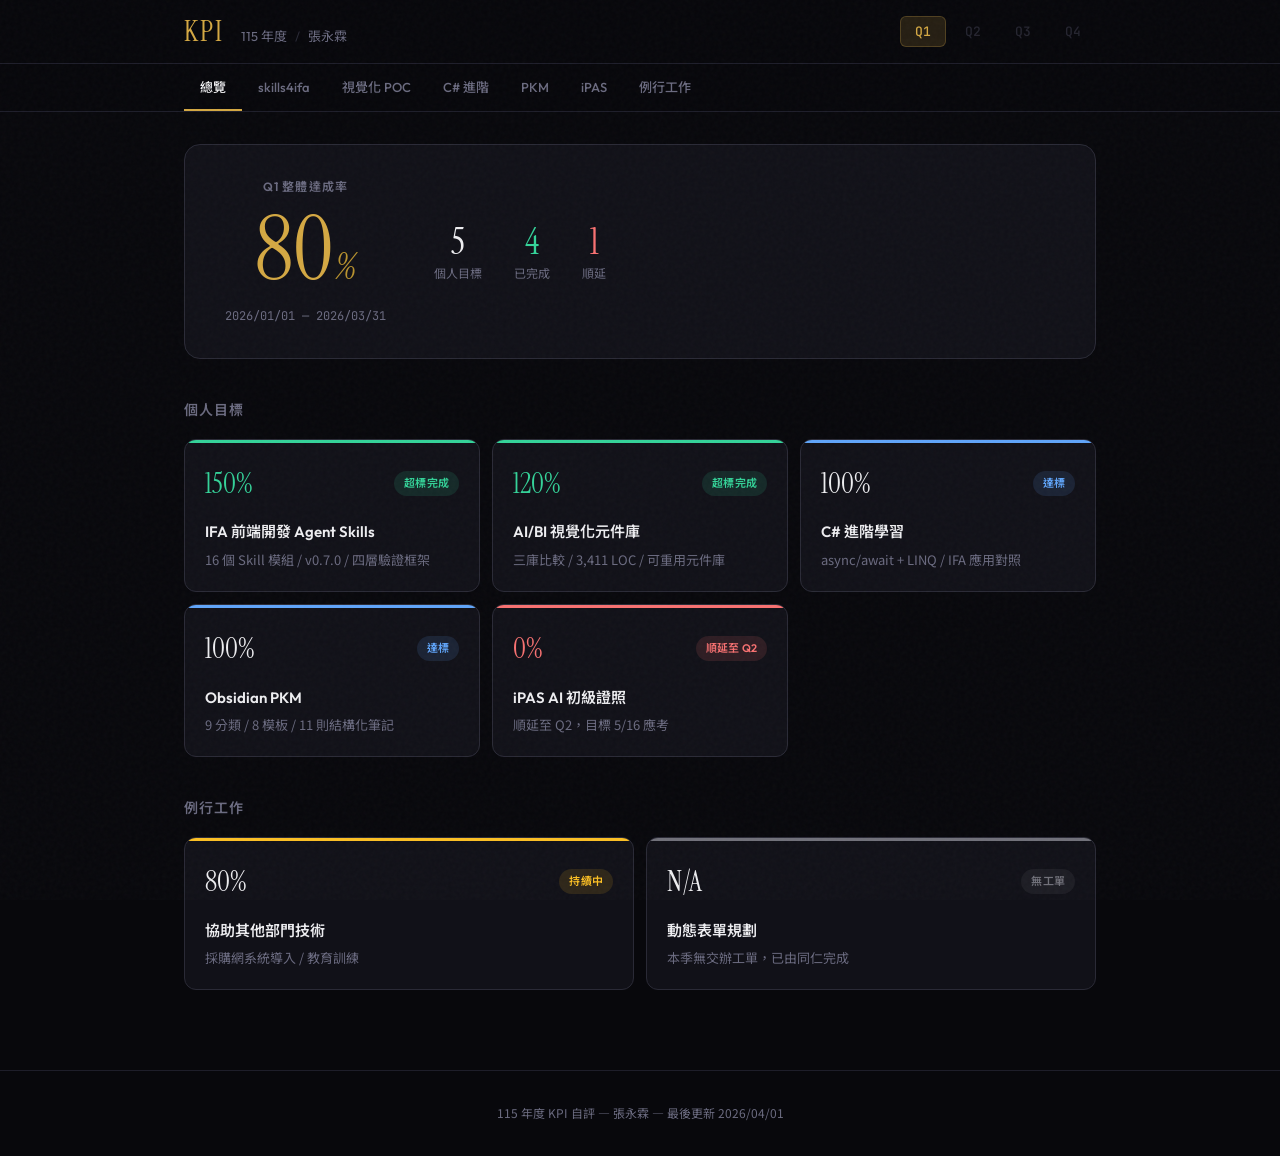
<file: index.html>
<!doctype html>
<html lang="zh-TW">
  <head>
    <meta charset="UTF-8" />
    <meta name="viewport" content="width=device-width, initial-scale=1.0" />
    <title>115 年度 KPI 自評 — 張永霖</title>
    <link rel="preconnect" href="https://fonts.googleapis.com" />
    <link rel="preconnect" href="https://fonts.gstatic.com" crossorigin />
    <link
      href="https://fonts.googleapis.com/css2?family=Instrument+Serif:ital@0;1&family=Outfit:wght@300;400;500;600;700&family=Noto+Sans+TC:wght@300;400;500;700&family=JetBrains+Mono:wght@400;500&display=swap"
      rel="stylesheet"
    />
    <link rel="stylesheet" href="style.css" />
  </head>
  <body>
    <!-- Grain overlay -->
    <div class="grain"></div>

    <!-- Header -->
    <header class="site-header">
      <div class="header-inner">
        <div class="header-brand">
          <h1 class="header-title">KPI</h1>
          <div class="header-meta">
            <span class="header-year">115 年度</span>
            <span class="header-divider">/</span>
            <span class="header-name">張永霖</span>
          </div>
        </div>
        <nav class="quarter-nav">
          <button class="quarter-tab active" data-quarter="q1">Q1</button>
          <button class="quarter-tab" data-quarter="q2" disabled>Q2</button>
          <button class="quarter-tab" data-quarter="q3" disabled>Q3</button>
          <button class="quarter-tab" data-quarter="q4" disabled>Q4</button>
        </nav>
      </div>
    </header>

    <!-- Item Navigation -->
    <nav class="item-nav">
      <div class="item-nav-inner">
        <button class="item-tab active" data-tab="overview">總覽</button>
        <button class="item-tab" data-tab="skills4ifa">skills4ifa</button>
        <button class="item-tab" data-tab="chart-poc">視覺化 POC</button>
        <button class="item-tab" data-tab="csharp">C# 進階</button>
        <button class="item-tab" data-tab="pkm">PKM</button>
        <button class="item-tab" data-tab="ipas">iPAS</button>
        <button class="item-tab" data-tab="routine">例行工作</button>
      </div>
    </nav>

    <!-- Main Content -->
    <main class="content">
      <!-- ==================== 總覽 ==================== -->
      <section id="overview" class="tab-panel active">
        <div class="overview-hero">
          <div class="hero-score-block">
            <div class="hero-label">Q1 整體達成率</div>
            <div class="hero-score" data-value="80">
              <span class="hero-number">80</span
              ><span class="hero-percent">%</span>
            </div>
            <div class="hero-period">2026/01/01 — 2026/03/31</div>
          </div>
          <div class="hero-summary">
            <div class="hero-stat">
              <span class="hero-stat-value">5</span>
              <span class="hero-stat-label">個人目標</span>
            </div>
            <div class="hero-stat">
              <span class="hero-stat-value success">4</span>
              <span class="hero-stat-label">已完成</span>
            </div>
            <div class="hero-stat">
              <span class="hero-stat-value danger">1</span>
              <span class="hero-stat-label">順延</span>
            </div>
          </div>
        </div>

        <h2 class="section-title">個人目標</h2>
        <div class="kpi-grid">
          <div
            class="kpi-card"
            data-navigate="skills4ifa"
            data-status="exceeded"
          >
            <div class="kpi-card-header">
              <span class="kpi-card-score">150%</span>
              <span class="kpi-badge badge-exceeded">超標完成</span>
            </div>
            <h3 class="kpi-card-title">IFA 前端開發 Agent Skills</h3>
            <p class="kpi-card-desc">
              16 個 Skill 模組 / v0.7.0 / 四層驗證框架
            </p>
          </div>

          <div
            class="kpi-card"
            data-navigate="chart-poc"
            data-status="exceeded"
          >
            <div class="kpi-card-header">
              <span class="kpi-card-score">120%</span>
              <span class="kpi-badge badge-exceeded">超標完成</span>
            </div>
            <h3 class="kpi-card-title">AI/BI 視覺化元件庫</h3>
            <p class="kpi-card-desc">三庫比較 / 3,411 LOC / 可重用元件庫</p>
          </div>

          <div class="kpi-card" data-navigate="csharp" data-status="completed">
            <div class="kpi-card-header">
              <span class="kpi-card-score">100%</span>
              <span class="kpi-badge badge-completed">達標</span>
            </div>
            <h3 class="kpi-card-title">C# 進階學習</h3>
            <p class="kpi-card-desc">async/await + LINQ / IFA 應用對照</p>
          </div>

          <div class="kpi-card" data-navigate="pkm" data-status="completed">
            <div class="kpi-card-header">
              <span class="kpi-card-score">100%</span>
              <span class="kpi-badge badge-completed">達標</span>
            </div>
            <h3 class="kpi-card-title">Obsidian PKM</h3>
            <p class="kpi-card-desc">9 分類 / 8 模板 / 11 則結構化筆記</p>
          </div>

          <div class="kpi-card" data-navigate="ipas" data-status="failed">
            <div class="kpi-card-header">
              <span class="kpi-card-score">0%</span>
              <span class="kpi-badge badge-failed">順延至 Q2</span>
            </div>
            <h3 class="kpi-card-title">iPAS AI 初級證照</h3>
            <p class="kpi-card-desc">順延至 Q2，目標 5/16 應考</p>
          </div>
        </div>

        <h2 class="section-title">例行工作</h2>
        <div class="kpi-grid kpi-grid-2">
          <div class="kpi-card" data-navigate="routine" data-status="partial">
            <div class="kpi-card-header">
              <span class="kpi-card-score">80%</span>
              <span class="kpi-badge badge-partial">持續中</span>
            </div>
            <h3 class="kpi-card-title">協助其他部門技術</h3>
            <p class="kpi-card-desc">採購網系統導入 / 教育訓練</p>
          </div>

          <div class="kpi-card" data-navigate="routine" data-status="na">
            <div class="kpi-card-header">
              <span class="kpi-card-score">N/A</span>
              <span class="kpi-badge badge-na">無工單</span>
            </div>
            <h3 class="kpi-card-title">動態表單規劃</h3>
            <p class="kpi-card-desc">本季無交辦工單，已由同仁完成</p>
          </div>
        </div>
      </section>

      <!-- ==================== skills4ifa ==================== -->
      <section id="skills4ifa" class="tab-panel">
        <div class="detail-hero">
          <div class="detail-hero-left">
            <div class="detail-score-wrap">
              <span class="detail-score">150</span
              ><span class="detail-percent">%</span>
            </div>
            <span class="kpi-badge badge-exceeded">超標完成</span>
          </div>
          <div class="detail-hero-right">
            <h2 class="detail-title">IFA 前端開發 Agent Skills</h2>
            <div class="detail-target">
              <span class="detail-target-label">KPI 指標</span>
              <span class="detail-target-text"
                >建立可共享、研究及迭代之 Skills 檔案；加速開發效率 ≥ 20%</span
              >
            </div>
          </div>
        </div>

        <div class="detail-body">
          <div class="detail-narrative">
            <h3>自我評述</h3>
            <p>
              本季原定目標為產出一份涵蓋 React
              元件開發規範、公司既有前端模組使用慣例、API
              呼叫模式及頁面路由與狀態管理準則的 Skills.md
              文件。實際執行成果遠超預期，已建構出一套完整的 AI Agent Skills
              框架體系（skills4ifa），目前版本 v0.7.0。
            </p>
            <p>
              透過 Skill 模組化設計，開發者可直接以自然語言指令驅動 AI 進行 IFA
              開發，從需求理解到程式碼生成再到驗證產出形成閉環，預估可加速開發效率
              30% 以上（超越原定 20% 目標）。
            </p>
          </div>

          <h3>關鍵數據</h3>
          <div class="metrics-grid">
            <div class="metric-card">
              <span class="metric-value">16</span>
              <span class="metric-label">Skill 模組</span>
            </div>
            <div class="metric-card">
              <span class="metric-value">177</span>
              <span class="metric-label">Markdown 文件</span>
            </div>
            <div class="metric-card">
              <span class="metric-value">v0.7.0</span>
              <span class="metric-label">當前版本</span>
            </div>
            <div class="metric-card">
              <span class="metric-value">4 層</span>
              <span class="metric-label">驗證架構</span>
            </div>
          </div>

          <h3>具體成果</h3>
          <div class="evidence-list">
            <div class="evidence-item">
              <div class="evidence-icon">01</div>
              <div class="evidence-content">
                <h4>Skill 模組體系</h4>
                <p>
                  涵蓋前端 Views 開發、元件使用、API
                  整合、樣式規範、規格書撰寫、計畫擬定、品質檢測、驗證輸出等完整開發生命週期。
                </p>
              </div>
            </div>
            <div class="evidence-item">
              <div class="evidence-icon">02</div>
              <div class="evidence-content">
                <h4>驗證框架</h4>
                <p>
                  四層驗證架構——L1 斷言驗證（Assertion）、L2 信任分數（Trust
                  Score v5）、L3 技術檢查（Tech Checker）、L4
                  合併報告（Verification Report），確保 AI
                  生成程式碼的品質可量化追蹤。
                </p>
              </div>
            </div>
            <div class="evidence-item">
              <div class="evidence-icon">03</div>
              <div class="evidence-content">
                <h4>教育訓練</h4>
                <p>
                  投影片 26 張、講者稿、Q&A
                  卡片、設置指南、觀察指南等完整訓練材料，並完成 PDF 及 PPTX
                  版本。規格書撰寫指南 33KB / 770 行，完整訓練計畫 57KB / 872
                  行。
                </p>
              </div>
            </div>
            <div class="evidence-item">
              <div class="evidence-icon">04</div>
              <div class="evidence-content">
                <h4>後端延伸</h4>
                <p>
                  已啟動後端 Controller Skill（developing-ifa-controllers），為
                  Q2 後端 Skills.md 提前佈局。
                </p>
              </div>
            </div>
          </div>

          <h3>Skills 全景圖</h3>
          <div class="image-showcase">
            <img
              src="assets/skills-map.svg"
              alt="skills4ifa 全景圖：16 Skills 的分層與流向"
              loading="lazy"
            />
            <p class="image-caption">
              skills4ifa 全景圖 — 16 個 Skill 模組的分層架構與工作流向
            </p>
          </div>

          <div class="external-link-block">
            <a
              href="https://gitlab.ksi.com.tw/ccy/skills4ifa"
              class="external-link"
              target="_blank"
              rel="noopener"
            >
              <span class="external-link-icon">
                <svg
                  width="20"
                  height="20"
                  viewBox="0 0 24 24"
                  fill="none"
                  stroke="currentColor"
                  stroke-width="2"
                >
                  <path
                    d="M22.65 14.39L12 22.13 1.35 14.39a.84.84 0 0 1-.3-.94l1.22-3.78 2.44-7.51A.42.42 0 0 1 4.82 2a.43.43 0 0 1 .58 0 .42.42 0 0 1 .11.18l2.44 7.49h8.1l2.44-7.51A.42.42 0 0 1 18.6 2a.43.43 0 0 1 .58 0 .42.42 0 0 1 .11.18l2.44 7.51L23 13.45a.84.84 0 0 1-.35.94z"
                  />
                </svg>
              </span>
              <span>
                <span class="external-link-title">GitLab Repository</span>
                <span class="external-link-desc"
                  >skills4ifa 完整原始碼 —
                  gitlab.ksi.com.tw/ccy/skills4ifa</span
                >
              </span>
            </a>
          </div>
        </div>
      </section>

      <!-- ==================== 視覺化 POC ==================== -->
      <section id="chart-poc" class="tab-panel">
        <div class="detail-hero">
          <div class="detail-hero-left">
            <div class="detail-score-wrap">
              <span class="detail-score">120</span
              ><span class="detail-percent">%</span>
            </div>
            <span class="kpi-badge badge-exceeded">超標完成</span>
          </div>
          <div class="detail-hero-right">
            <h2 class="detail-title">AI/BI 視覺化應用研究與元件庫建立</h2>
            <div class="detail-target">
              <span class="detail-target-label">KPI 指標</span>
              <span class="detail-target-text"
                >評估 Chart.js 與 D3.js 視覺化框架，完成視覺化元件 POC
                展示</span
              >
            </div>
          </div>
        </div>

        <div class="detail-body">
          <div class="detail-narrative">
            <h3>自我評述</h3>
            <p>
              原定目標為評估 Chart.js 與 D3.js 兩大視覺化框架，完成 POC
              展示。實際執行擴展為三庫比較（加入
              Recharts），並完成兩階段開發：Phase A 框架評估 + Phase B
              可重用元件庫。
            </p>
            <p>
              測試資料模擬 IFA IFAC010Q
              預算執行報表的實際欄位結構，驗證元件庫可直接接入 IFA
              資料格式，為後續 BI 視覺化導入奠定基礎。
            </p>
          </div>

          <h3>關鍵數據</h3>
          <div class="metrics-grid">
            <div class="metric-card">
              <span class="metric-value">3,411</span>
              <span class="metric-label">行程式碼</span>
            </div>
            <div class="metric-card">
              <span class="metric-value">3</span>
              <span class="metric-label">框架評比</span>
            </div>
            <div class="metric-card">
              <span class="metric-value">16</span>
              <span class="metric-label">圖表元件</span>
            </div>
            <div class="metric-card">
              <span class="metric-value">4</span>
              <span class="metric-label">可重用元件</span>
            </div>
          </div>

          <h3>框架評估結果</h3>
          <div class="eval-table-wrap">
            <table class="eval-table">
              <thead>
                <tr>
                  <th>評估維度</th>
                  <th>權重</th>
                  <th>Chart.js</th>
                  <th>D3.js</th>
                  <th class="highlight-col">Recharts</th>
                </tr>
              </thead>
              <tbody>
                <tr>
                  <td>開發效率</td>
                  <td>25%</td>
                  <td>4</td>
                  <td>2</td>
                  <td class="highlight-col">5</td>
                </tr>
                <tr>
                  <td>IFA 適配性</td>
                  <td>25%</td>
                  <td>4</td>
                  <td>3</td>
                  <td class="highlight-col">4</td>
                </tr>
                <tr>
                  <td>可維護性</td>
                  <td>20%</td>
                  <td>4</td>
                  <td>2</td>
                  <td class="highlight-col">5</td>
                </tr>
                <tr>
                  <td>API 設計</td>
                  <td>15%</td>
                  <td>3</td>
                  <td>3</td>
                  <td class="highlight-col">5</td>
                </tr>
                <tr>
                  <td>客製化能力</td>
                  <td>10%</td>
                  <td>4</td>
                  <td>5</td>
                  <td class="highlight-col">3</td>
                </tr>
                <tr>
                  <td>響應式</td>
                  <td>5%</td>
                  <td>4</td>
                  <td>2</td>
                  <td class="highlight-col">5</td>
                </tr>
              </tbody>
              <tfoot>
                <tr>
                  <td><strong>加權總分</strong></td>
                  <td><strong>100%</strong></td>
                  <td><strong>3.85</strong></td>
                  <td><strong>2.70</strong></td>
                  <td class="highlight-col"><strong>4.55</strong></td>
                </tr>
              </tfoot>
            </table>
          </div>
          <p class="table-note">
            最終選定 <strong>Recharts</strong> 作為 Phase B 正式框架
          </p>

          <h3>具體成果</h3>
          <div class="evidence-list">
            <div class="evidence-item">
              <div class="evidence-icon">A</div>
              <div class="evidence-content">
                <h4>Phase A — 三庫比較</h4>
                <p>
                  以完全相同的 IFA 預算執行模擬資料（~150 筆，含 8
                  種邊界條件），分別以 Chart.js、D3.js、Recharts
                  實作折線圖、柱狀圖、圓餅圖、儀表板四種圖表，共 12 個圖表元件 +
                  3 個展示頁 + 1 個並排比較頁。
                </p>
              </div>
            </div>
            <div class="evidence-item">
              <div class="evidence-icon">B</div>
              <div class="evidence-content">
                <h4>Phase B — 可重用元件庫</h4>
                <p>
                  以 Recharts 封裝 4
                  個通用圖表元件（LineChart、BarChart、PieChart、Dashboard），設計
                  <code>useChartData</code> hook 作為資料轉換層，相容 IFA
                  masterData / opData 格式，支援 controlled / uncontrolled
                  雙模式。
                </p>
              </div>
            </div>
            <div class="evidence-item">
              <div class="evidence-icon">
                <svg
                  width="18"
                  height="18"
                  viewBox="0 0 24 24"
                  fill="none"
                  stroke="currentColor"
                  stroke-width="2"
                >
                  <path
                    d="M14 2H6a2 2 0 0 0-2 2v16a2 2 0 0 0 2 2h12a2 2 0 0 0 2-2V8z"
                  />
                  <polyline points="14 2 14 8 20 8" />
                </svg>
              </div>
              <div class="evidence-content">
                <h4>文件產出</h4>
                <p>
                  框架評估報告（六維度加權評分）+ Phase B 元件 API Reference
                  文件。
                </p>
              </div>
            </div>
          </div>

          <h3>POC Demo</h3>
          <div class="demo-block">
            <div class="demo-iframe-wrap">
              <iframe
                src="chart-lab/index.html"
                title="Chart Lab POC Demo"
                loading="lazy"
              ></iframe>
            </div>
            <div class="demo-actions">
              <a href="chart-lab/index.html" target="_blank" class="demo-link">
                <svg
                  width="16"
                  height="16"
                  viewBox="0 0 24 24"
                  fill="none"
                  stroke="currentColor"
                  stroke-width="2"
                >
                  <path
                    d="M18 13v6a2 2 0 0 1-2 2H5a2 2 0 0 1-2-2V8a2 2 0 0 1 2-2h6"
                  />
                  <polyline points="15 3 21 3 21 9" />
                  <line x1="10" y1="14" x2="21" y2="3" />
                </svg>
                全螢幕開啟 Demo
              </a>
            </div>
          </div>
        </div>
      </section>

      <!-- ==================== C# 進階 ==================== -->
      <section id="csharp" class="tab-panel">
        <div class="detail-hero">
          <div class="detail-hero-left">
            <div class="detail-score-wrap">
              <span class="detail-score">100</span
              ><span class="detail-percent">%</span>
            </div>
            <span class="kpi-badge badge-completed">達標</span>
          </div>
          <div class="detail-hero-right">
            <h2 class="detail-title">C# 進階學習</h2>
            <div class="detail-target">
              <span class="detail-target-label">KPI 指標</span>
              <span class="detail-target-text"
                >學習掌握至少「非同步設計模式」及「LINQ」的使用方法</span
              >
            </div>
          </div>
        </div>

        <div class="detail-body">
          <div class="detail-narrative">
            <h3>自我評述</h3>
            <p>
              已完成非同步設計模式與 LINQ
              兩大主題的系統化學習，並產出完整學習成果文件。每個概念均對照 IFA
              後端 KSI Kernel 框架的實際應用場景，確保學習成果可直接應用於 Q2
              後端 Skills.md 撰寫。
            </p>
          </div>

          <h3>學習主題</h3>
          <div class="topic-columns">
            <div class="topic-column">
              <h4 class="topic-heading">
                <span class="topic-icon">
                  <svg
                    width="20"
                    height="20"
                    viewBox="0 0 24 24"
                    fill="none"
                    stroke="currentColor"
                    stroke-width="2"
                  >
                    <polyline points="16 18 22 12 16 6" />
                    <polyline points="8 6 2 12 8 18" />
                  </svg>
                </span>
                非同步設計模式
              </h4>
              <ul class="topic-list">
                <li>async/await 基礎原理與命名慣例</li>
                <li>Task / Task&lt;T&gt; 三種狀態管理</li>
                <li>TAP（Task-based Asynchronous Pattern）</li>
                <li>常見陷阱：避免 .Result/.Wait() 死鎖</li>
                <li>async void 使用限制</li>
              </ul>
            </div>
            <div class="topic-column">
              <h4 class="topic-heading">
                <span class="topic-icon">
                  <svg
                    width="20"
                    height="20"
                    viewBox="0 0 24 24"
                    fill="none"
                    stroke="currentColor"
                    stroke-width="2"
                  >
                    <line x1="8" y1="6" x2="21" y2="6" />
                    <line x1="8" y1="12" x2="21" y2="12" />
                    <line x1="8" y1="18" x2="21" y2="18" />
                    <line x1="3" y1="6" x2="3.01" y2="6" />
                    <line x1="3" y1="12" x2="3.01" y2="12" />
                    <line x1="3" y1="18" x2="3.01" y2="18" />
                  </svg>
                </span>
                LINQ
              </h4>
              <ul class="topic-list">
                <li>方法語法 vs 查詢語法</li>
                <li>篩選投影：Where、Select、SelectMany</li>
                <li>聚合：Count、Sum、Average、Max/Min</li>
                <li>分組連接：GroupBy、Join</li>
                <li>延遲執行與 IEnumerable vs IQueryable</li>
              </ul>
            </div>
          </div>

          <h3>IFA 實際應用對照</h3>
          <div class="evidence-list">
            <div class="evidence-item">
              <div class="evidence-icon">1</div>
              <div class="evidence-content">
                <h4>DataTable + LINQ 查詢</h4>
                <p>
                  使用 <code>AsEnumerable()</code> 將 DataTable 轉換後，以 LINQ
                  進行篩選與欄位提取。
                </p>
              </div>
            </div>
            <div class="evidence-item">
              <div class="evidence-icon">2</div>
              <div class="evidence-content">
                <h4>Searched 事件資料後處理</h4>
                <p>
                  在 SearchedEventArgs 事件中使用 LINQ 進行資料後加工與轉換。
                </p>
              </div>
            </div>
            <div class="evidence-item">
              <div class="evidence-icon">3</div>
              <div class="evidence-content">
                <h4>多 DataTable 集合操作</h4>
                <p>
                  Union 合併多個 DataTable、字串陣列的 WHERE
                  條件組合與必填欄位檢查。
                </p>
              </div>
            </div>
            <div class="evidence-item">
              <div class="evidence-icon">4</div>
              <div class="evidence-content">
                <h4>Controller 非同步升級概念</h4>
                <p>
                  理解 Controller Action 從同步升級為非同步的模式，以及
                  Transaction 的非同步處理。
                </p>
              </div>
            </div>
          </div>

          <div class="external-link-block">
            <a href="csharp-notes.html" class="external-link" target="_blank">
              <span class="external-link-icon">
                <svg
                  width="20"
                  height="20"
                  viewBox="0 0 24 24"
                  fill="none"
                  stroke="currentColor"
                  stroke-width="2"
                >
                  <path
                    d="M14 2H6a2 2 0 0 0-2 2v16a2 2 0 0 0 2 2h12a2 2 0 0 0 2-2V8z"
                  />
                  <polyline points="14 2 14 8 20 8" />
                  <line x1="16" y1="13" x2="8" y2="13" />
                  <line x1="16" y1="17" x2="8" y2="17" />
                  <polyline points="10 9 9 9 8 9" />
                </svg>
              </span>
              <span>
                <span class="external-link-title">完整學習筆記</span>
                <span class="external-link-desc"
                  >C# 進階學習成果：非同步與 LINQ — 含程式碼範例與 IFA
                  應用對照</span
                >
              </span>
            </a>
          </div>
        </div>
      </section>

      <!-- ==================== PKM ==================== -->
      <section id="pkm" class="tab-panel">
        <div class="detail-hero">
          <div class="detail-hero-left">
            <div class="detail-score-wrap">
              <span class="detail-score">100</span
              ><span class="detail-percent">%</span>
            </div>
            <span class="kpi-badge badge-completed">達標</span>
          </div>
          <div class="detail-hero-right">
            <h2 class="detail-title">Obsidian 個人知識管理系統</h2>
            <div class="detail-target">
              <span class="detail-target-label">KPI 指標</span>
              <span class="detail-target-text"
                >完成 Vault 結構與模板；累積筆記 ≥ 10 則</span
              >
            </div>
          </div>
        </div>

        <div class="detail-body">
          <div class="detail-narrative">
            <h3>自我評述</h3>
            <p>
              已完成 Vault 結構設計與模板建立，並累積符合模板規範的筆記超過 10
              則。PKM 系統已與日常工作流程整合，各季 KPI 產出均納入 Vault 管理。
            </p>
          </div>

          <h3>關鍵數據</h3>
          <div class="metrics-grid">
            <div class="metric-card">
              <span class="metric-value">9</span>
              <span class="metric-label">分類目錄</span>
            </div>
            <div class="metric-card">
              <span class="metric-value">8</span>
              <span class="metric-label">標準化模板</span>
            </div>
            <div class="metric-card">
              <span class="metric-value">11</span>
              <span class="metric-label">結構化筆記</span>
            </div>
          </div>

          <h3>Vault 架構</h3>
          <div class="vault-structure">
            <div class="vault-tree">
              <div class="vault-node vault-root">KSI Vault</div>
              <div class="vault-children">
                <div class="vault-node">KPI 追蹤</div>
                <div class="vault-node">PKM 指南</div>
                <div class="vault-node">專案管理</div>
                <div class="vault-node">工作日誌</div>
                <div class="vault-node">技術文件</div>
                <div class="vault-node">教育訓練</div>
                <div class="vault-node">文件模板</div>
                <div class="vault-node">會議記錄</div>
                <div class="vault-node">機敏資訊</div>
              </div>
            </div>
          </div>

          <h3>模板系統</h3>
          <div class="template-grid">
            <div class="template-chip">Daily Note</div>
            <div class="template-chip">Fleeting Note</div>
            <div class="template-chip">Literature Note</div>
            <div class="template-chip">Permanent Note</div>
            <div class="template-chip">任務筆記</div>
            <div class="template-chip">日誌</div>
            <div class="template-chip">會議記錄</div>
            <div class="template-chip">週回顧</div>
          </div>

          <h3>PKM 指南體系</h3>
          <div class="evidence-list">
            <div class="evidence-item">
              <div class="evidence-icon">
                <svg
                  width="16"
                  height="16"
                  viewBox="0 0 24 24"
                  fill="none"
                  stroke="currentColor"
                  stroke-width="2"
                >
                  <path d="M2 3h6a4 4 0 0 1 4 4v14a3 3 0 0 0-3-3H2z" />
                  <path d="M22 3h-6a4 4 0 0 0-4 4v14a3 3 0 0 1 3-3h7z" />
                </svg>
              </div>
              <div class="evidence-content">
                <p>
                  建立 8
                  篇系統性指南：「為什麼寫筆記」、「筆記類型速查」、「每日工作流」、「筆記寫作指引」、「回顧與連結」、「AI
                  可讀性規範」、「團隊入門指南」、「Vault 結構地圖」，為團隊推廣
                  PKM 奠定基礎。
                </p>
              </div>
            </div>
          </div>

          <div class="external-link-block">
            <a href="pkm-templates.html" class="external-link" target="_blank">
              <span class="external-link-icon">
                <svg
                  width="20"
                  height="20"
                  viewBox="0 0 24 24"
                  fill="none"
                  stroke="currentColor"
                  stroke-width="2"
                >
                  <rect x="3" y="3" width="18" height="18" rx="2" ry="2" />
                  <line x1="3" y1="9" x2="21" y2="9" />
                  <line x1="9" y1="21" x2="9" y2="9" />
                </svg>
              </span>
              <span>
                <span class="external-link-title">模板系統展示</span>
                <span class="external-link-desc"
                  >8 個標準化模板 — Daily Note、Fleeting Note、Literature
                  Note、Permanent Note 等</span
                >
              </span>
            </a>
          </div>
        </div>
      </section>

      <!-- ==================== iPAS ==================== -->
      <section id="ipas" class="tab-panel">
        <div class="detail-hero">
          <div class="detail-hero-left">
            <div class="detail-score-wrap failed">
              <span class="detail-score">0</span
              ><span class="detail-percent">%</span>
            </div>
            <span class="kpi-badge badge-failed">順延至 Q2</span>
          </div>
          <div class="detail-hero-right">
            <h2 class="detail-title">iPAS AI 應用規劃師 初級證照</h2>
            <div class="detail-target">
              <span class="detail-target-label">KPI 指標</span>
              <span class="detail-target-text"
                >完成模擬試題 ≥ 3 回；通過考試</span
              >
            </div>
          </div>
        </div>

        <div class="detail-body">
          <div class="detail-narrative">
            <h3>自我評述</h3>
            <p>
              本季因 skills4ifa 開發工作量遠超預期（從原定 1 份 Skills.md 擴展為
              16 個 Skill 模組 + 驗證框架 + 教育訓練材料），且視覺化 POC
              亦擴展為三庫比較，導致 iPAS 學習時間被壓縮。
            </p>
            <p>
              經評估後決定將 iPAS 初級與 Q2
              原定之中階合併規劃，待確認下一梯次考試時間後統一安排讀書計畫。
            </p>
          </div>

          <h3>考試梯次</h3>
          <div class="metrics-grid">
            <div class="metric-card">
              <span class="metric-value" style="font-size: 20px"
                >115/05/16</span
              >
              <span class="metric-label">初級 第二次（六）</span>
            </div>
            <div class="metric-card">
              <span class="metric-value" style="font-size: 20px"
                >115/11/14</span
              >
              <span class="metric-label">中級 第二次（六）</span>
            </div>
          </div>

          <div class="postpone-note">
            <div class="postpone-icon">
              <svg
                width="24"
                height="24"
                viewBox="0 0 24 24"
                fill="none"
                stroke="currentColor"
                stroke-width="2"
              >
                <circle cx="12" cy="12" r="10" />
                <polyline points="12 6 12 12 16 14" />
              </svg>
            </div>
            <div class="postpone-content">
              <h4>Q2 讀書計畫 — iPAS 初級（目標 5/16 應考）</h4>
              <p>中級考試為 11/14，落在 Q4，故 Q2 聚焦初級備考。</p>
            </div>
          </div>

          <h3>讀書計畫</h3>
          <div class="evidence-list">
            <div class="evidence-item">
              <div class="evidence-icon">W1</div>
              <div class="evidence-content">
                <h4>4/1 — 4/11：基礎概念</h4>
                <p>
                  AI
                  基礎理論、機器學習概論、深度學習基礎。取得官方教材與歷屆題庫，完成第
                  1 回模擬試題。
                </p>
              </div>
            </div>
            <div class="evidence-item">
              <div class="evidence-icon">W2</div>
              <div class="evidence-content">
                <h4>4/14 — 4/25：應用領域</h4>
                <p>
                  AI
                  應用場景（NLP、CV、推薦系統）、資料前處理與特徵工程、模型評估指標。完成第
                  2 回模擬試題。
                </p>
              </div>
            </div>
            <div class="evidence-item">
              <div class="evidence-icon">W3</div>
              <div class="evidence-content">
                <h4>4/28 — 5/9：進階主題與弱項補強</h4>
                <p>
                  AI 倫理與法規、產業應用案例、模型部署概念。完成第 3
                  回模擬試題，針對弱項集中補強。
                </p>
              </div>
            </div>
            <div class="evidence-item">
              <div class="evidence-icon">
                <svg
                  width="16"
                  height="16"
                  viewBox="0 0 24 24"
                  fill="none"
                  stroke="currentColor"
                  stroke-width="2"
                >
                  <path d="M22 11.08V12a10 10 0 1 1-5.93-9.14" />
                  <polyline points="22 4 12 14.01 9 11.01" />
                </svg>
              </div>
              <div class="evidence-content">
                <h4>5/12 — 5/16：最終衝刺</h4>
                <p>全範圍模擬測驗、錯題回顧、考前重點整理。5/16（六）應考。</p>
              </div>
            </div>
          </div>
        </div>
      </section>

      <!-- ==================== 例行工作 ==================== -->
      <section id="routine" class="tab-panel">
        <div class="detail-hero">
          <div class="detail-hero-left">
            <div class="detail-score-wrap">
              <span class="detail-score routine-icon">
                <svg
                  width="48"
                  height="48"
                  viewBox="0 0 24 24"
                  fill="none"
                  stroke="currentColor"
                  stroke-width="1.5"
                >
                  <path d="M16 21v-2a4 4 0 0 0-4-4H6a4 4 0 0 0-4 4v2" />
                  <circle cx="9" cy="7" r="4" />
                  <path d="M22 21v-2a4 4 0 0 0-3-3.87" />
                  <path d="M16 3.13a4 4 0 0 1 0 7.75" />
                </svg>
              </span>
            </div>
          </div>
          <div class="detail-hero-right">
            <h2 class="detail-title">例行工作</h2>
            <div class="detail-target">
              <span class="detail-target-label">類別</span>
              <span class="detail-target-text"
                >協助其他部門技術 / 動態表單規劃</span
              >
            </div>
          </div>
        </div>

        <div class="detail-body">
          <!-- 協助其他部門 -->
          <div class="routine-section">
            <div class="routine-header">
              <div>
                <h3>協助其他部門技術（規劃/開發）</h3>
                <div class="detail-target">
                  <span class="detail-target-label">KPI 指標</span>
                  <span class="detail-target-text">需求解決率至少 95%</span>
                </div>
              </div>
              <div class="routine-score-block">
                <span class="routine-score">80%</span>
                <span class="kpi-badge badge-partial">持續中</span>
              </div>
            </div>
            <div class="detail-narrative">
              <p>
                本季協助 V7 部門開發「採購網系統」，將開發流程導入 skills4ifa
                框架，透過 Skill 模組化的方式協助該部門加速開發節奏。此外，透過
                skills4ifa 的內部教育訓練，協助同仁認識 Agent Skills
                的概念與操作方式，並即時排除同仁在使用上遭遇的問題。
              </p>
            </div>
          </div>

          <div class="section-divider"></div>

          <!-- 動態表單 -->
          <div class="routine-section">
            <div class="routine-header">
              <div>
                <h3>協助研發開發產品化：動態表單規劃</h3>
                <div class="detail-target">
                  <span class="detail-target-label">KPI 指標</span>
                  <span class="detail-target-text">交辦工單完成率 100%</span>
                </div>
              </div>
              <div class="routine-score-block">
                <span class="routine-score muted">N/A</span>
                <span class="kpi-badge badge-na">無工單</span>
              </div>
            </div>
            <div class="detail-narrative">
              <p>
                本季動態表單規劃相關工作已由同仁完成，未產生交辦工單，故無對應執行成果。
              </p>
            </div>
          </div>
        </div>
      </section>
    </main>

    <!-- Footer -->
    <footer class="site-footer">
      <p>115 年度 KPI 自評 &mdash; 張永霖 &mdash; 最後更新 2026/04/01</p>
    </footer>

    <script src="app.js"></script>
  </body>
</html>
</file>
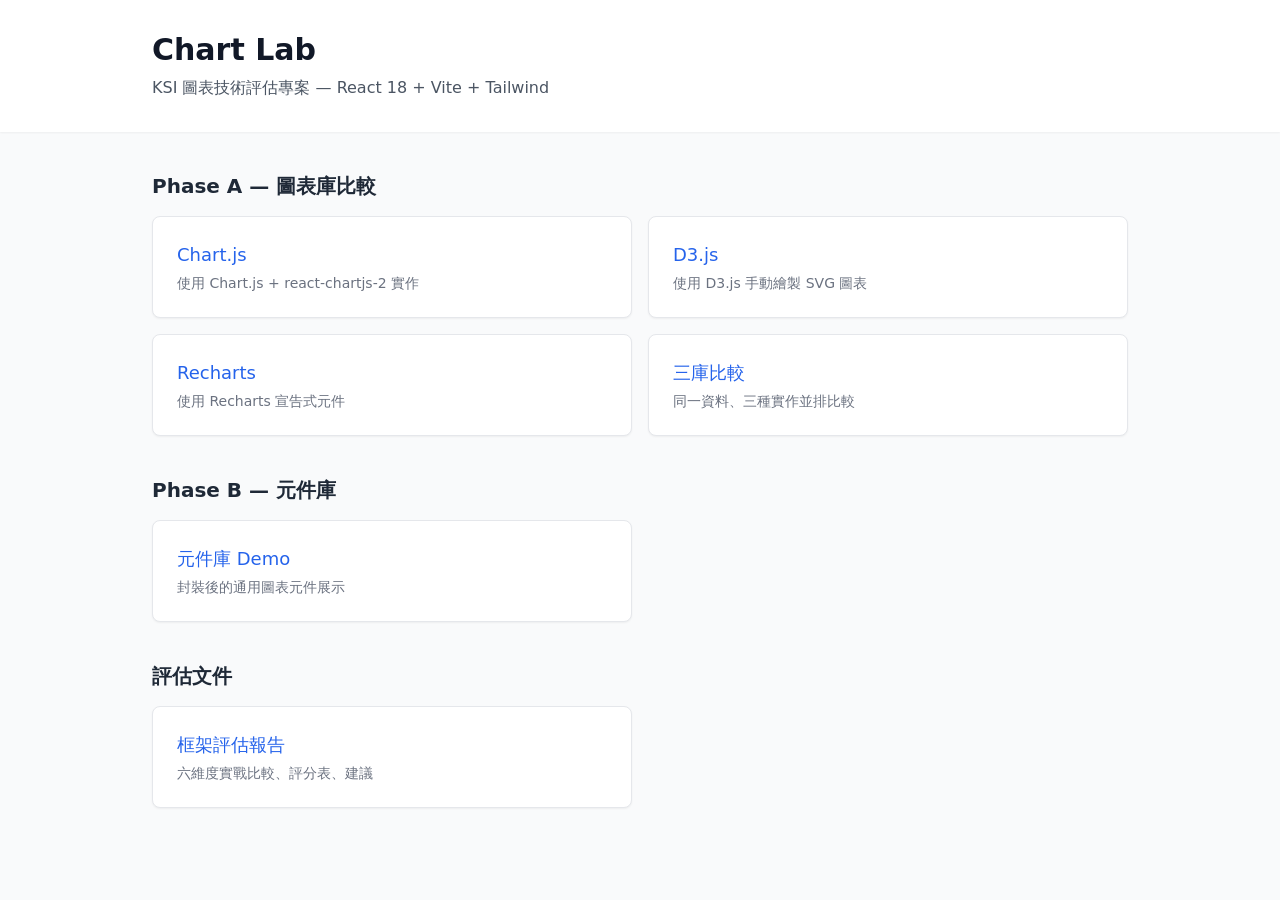
<file: chart-lab/index.html>
<!doctype html>
<html lang="en">
  <head>
    <meta charset="UTF-8" />
    <link rel="icon" type="image/svg+xml" href="./favicon.svg" />
    <meta name="viewport" content="width=device-width, initial-scale=1.0" />
    <title>chart-lab</title>
    <script type="module" crossorigin src="./assets/index-CMrsD-Wv.js"></script>
    <link rel="stylesheet" crossorigin href="./assets/index-lRf2TusO.css">
  </head>
  <body>
    <div id="root"></div>
  </body>
</html>
</file>
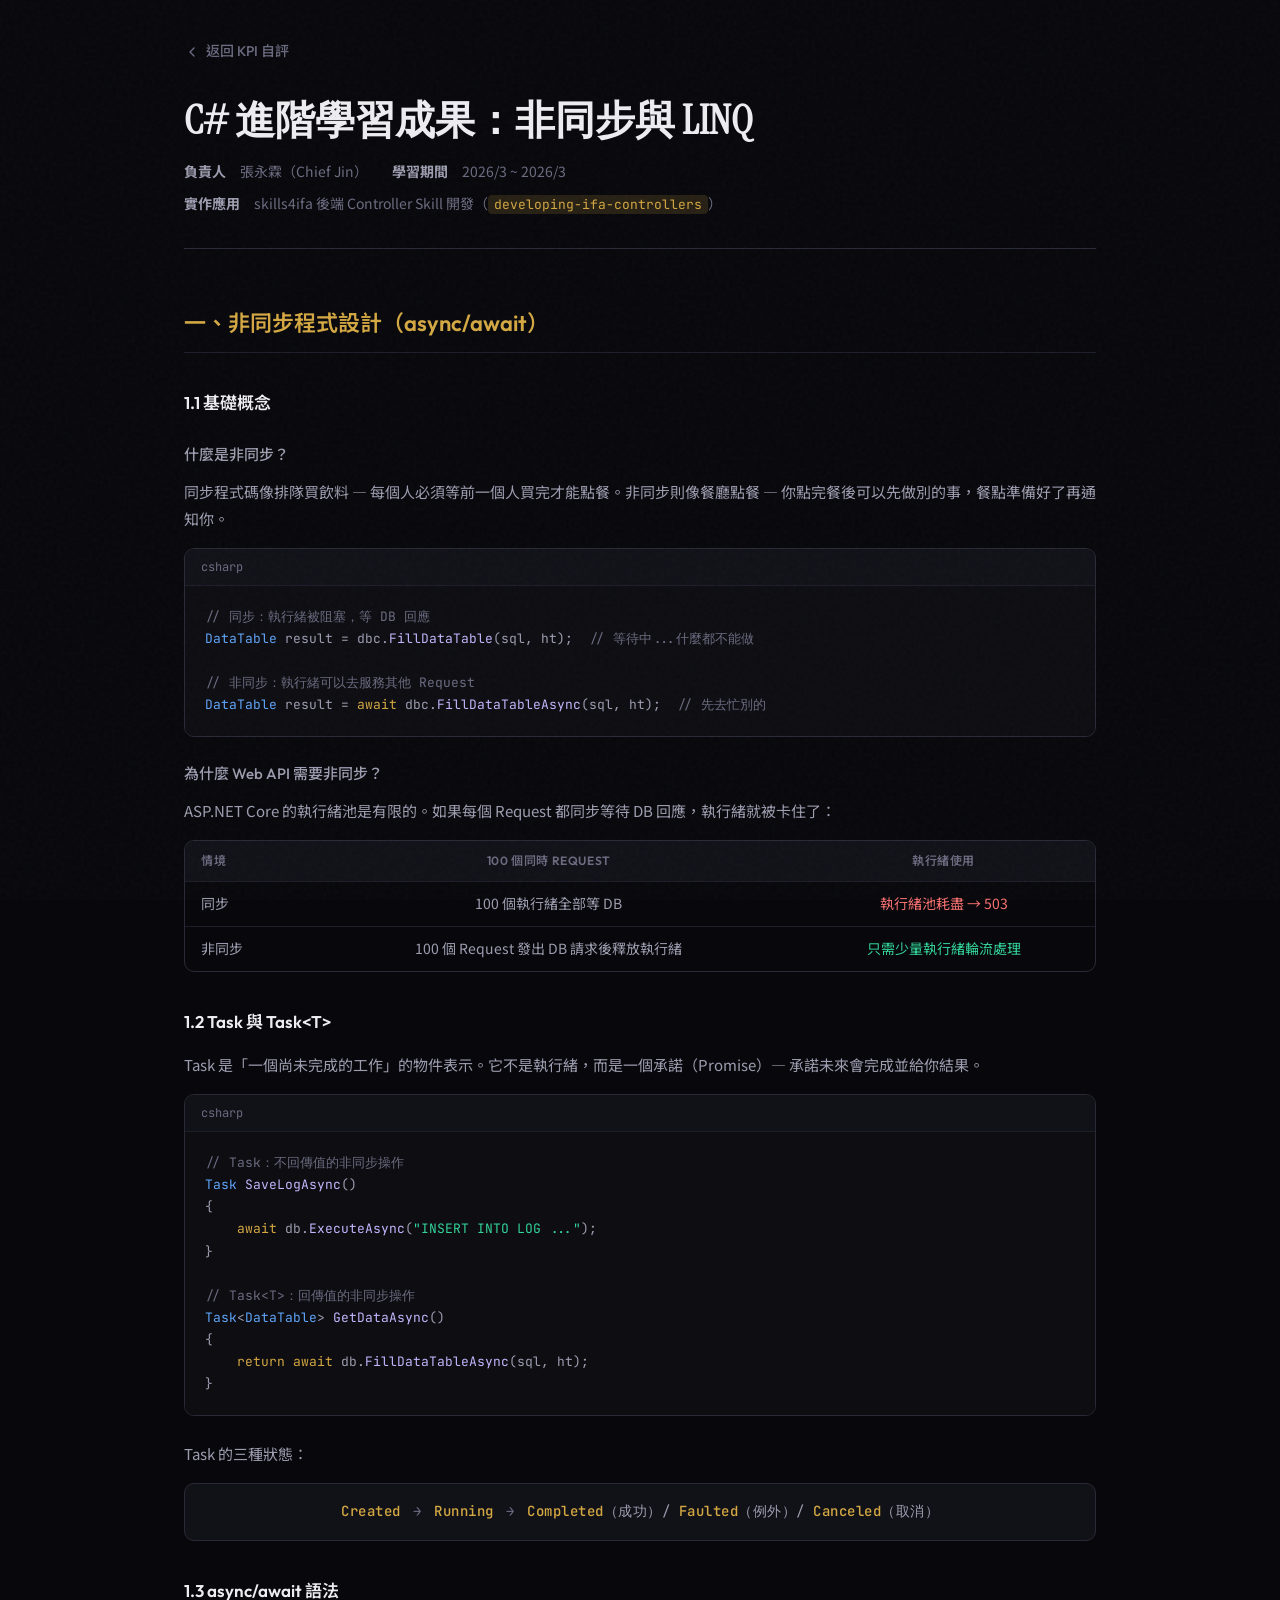
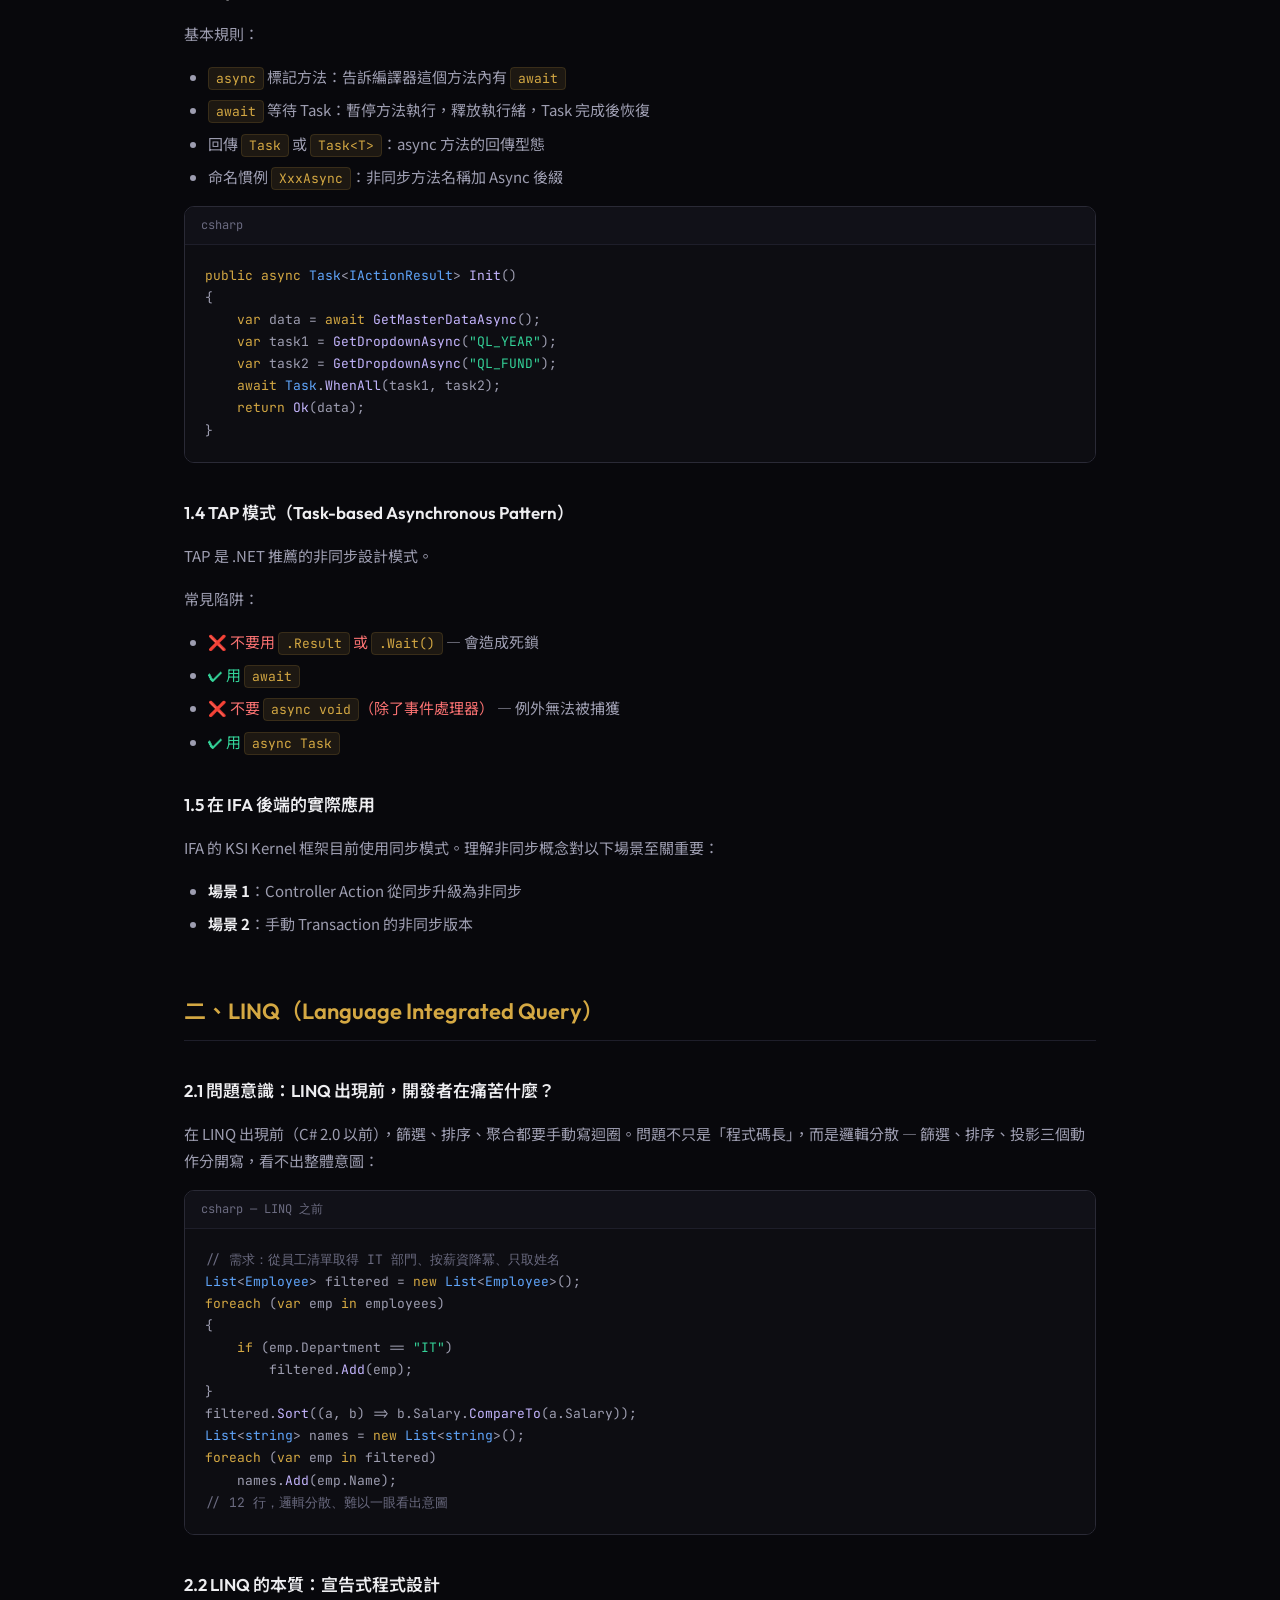
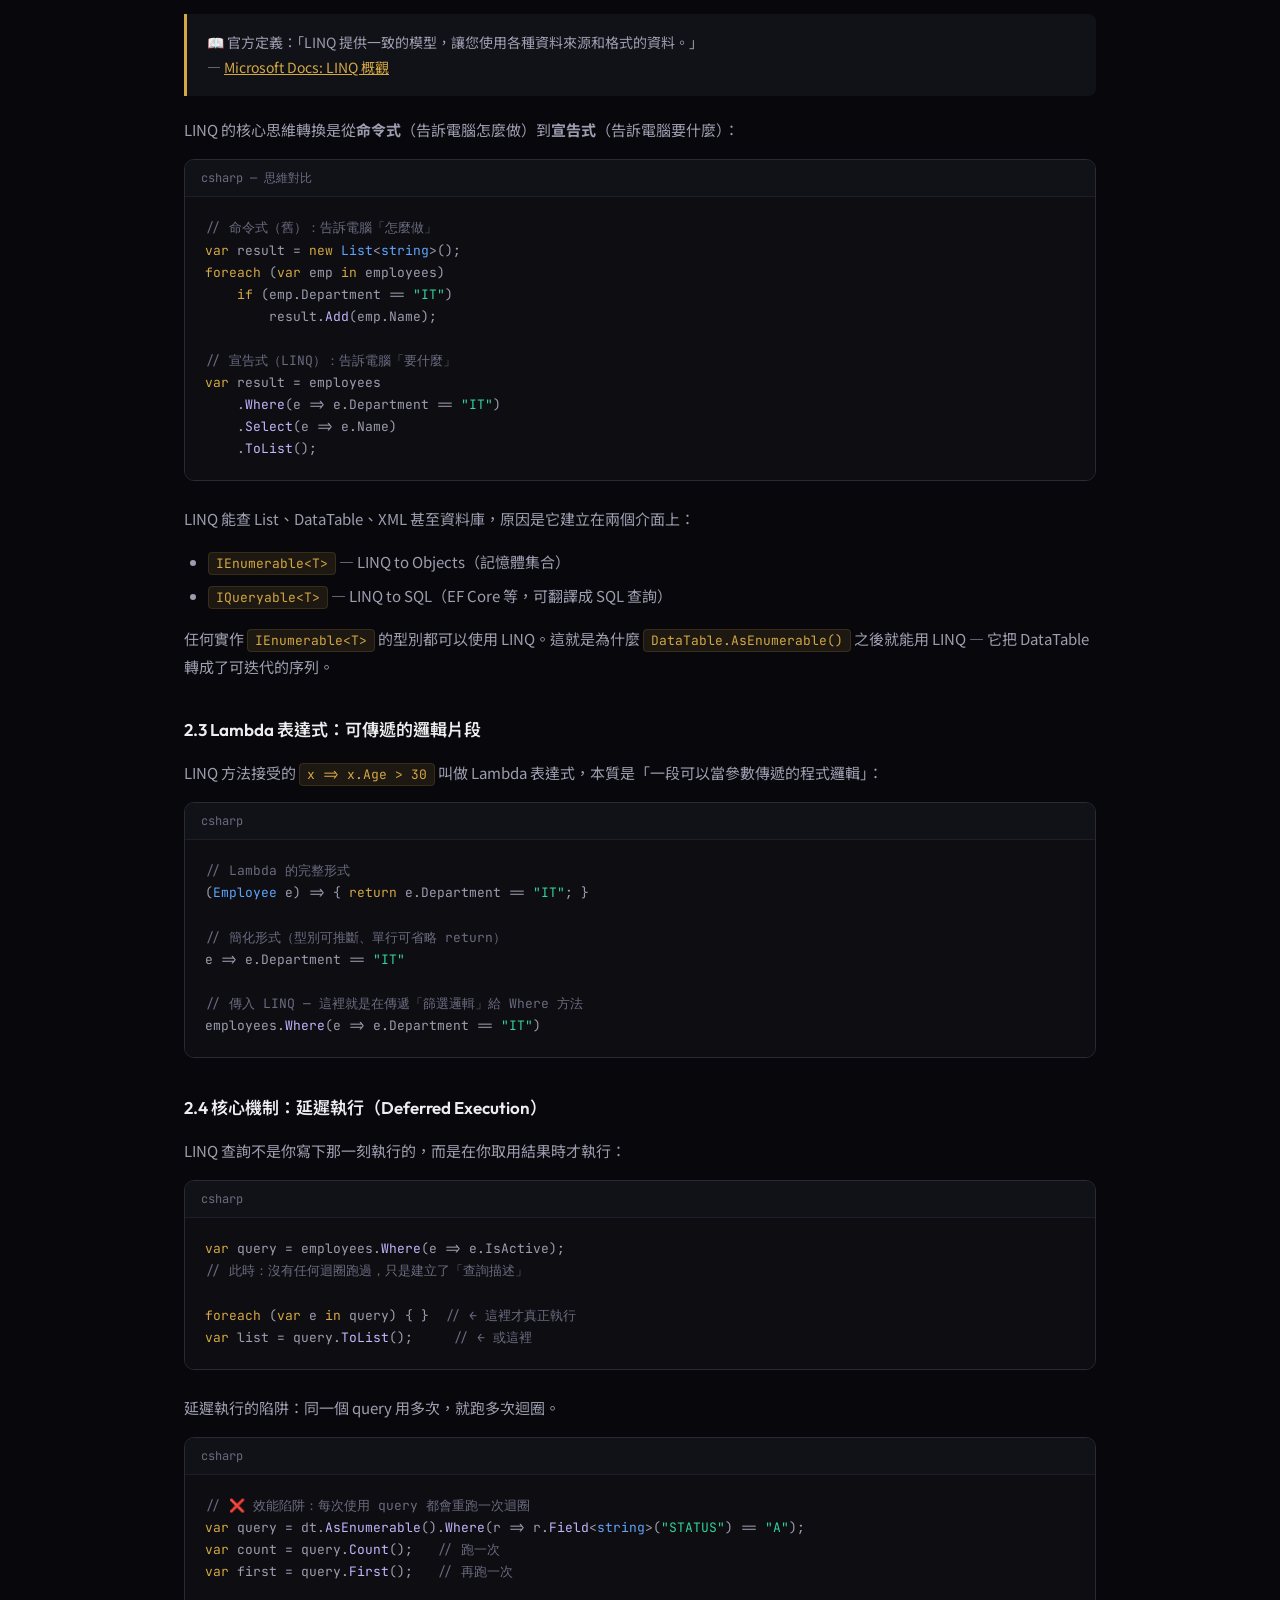
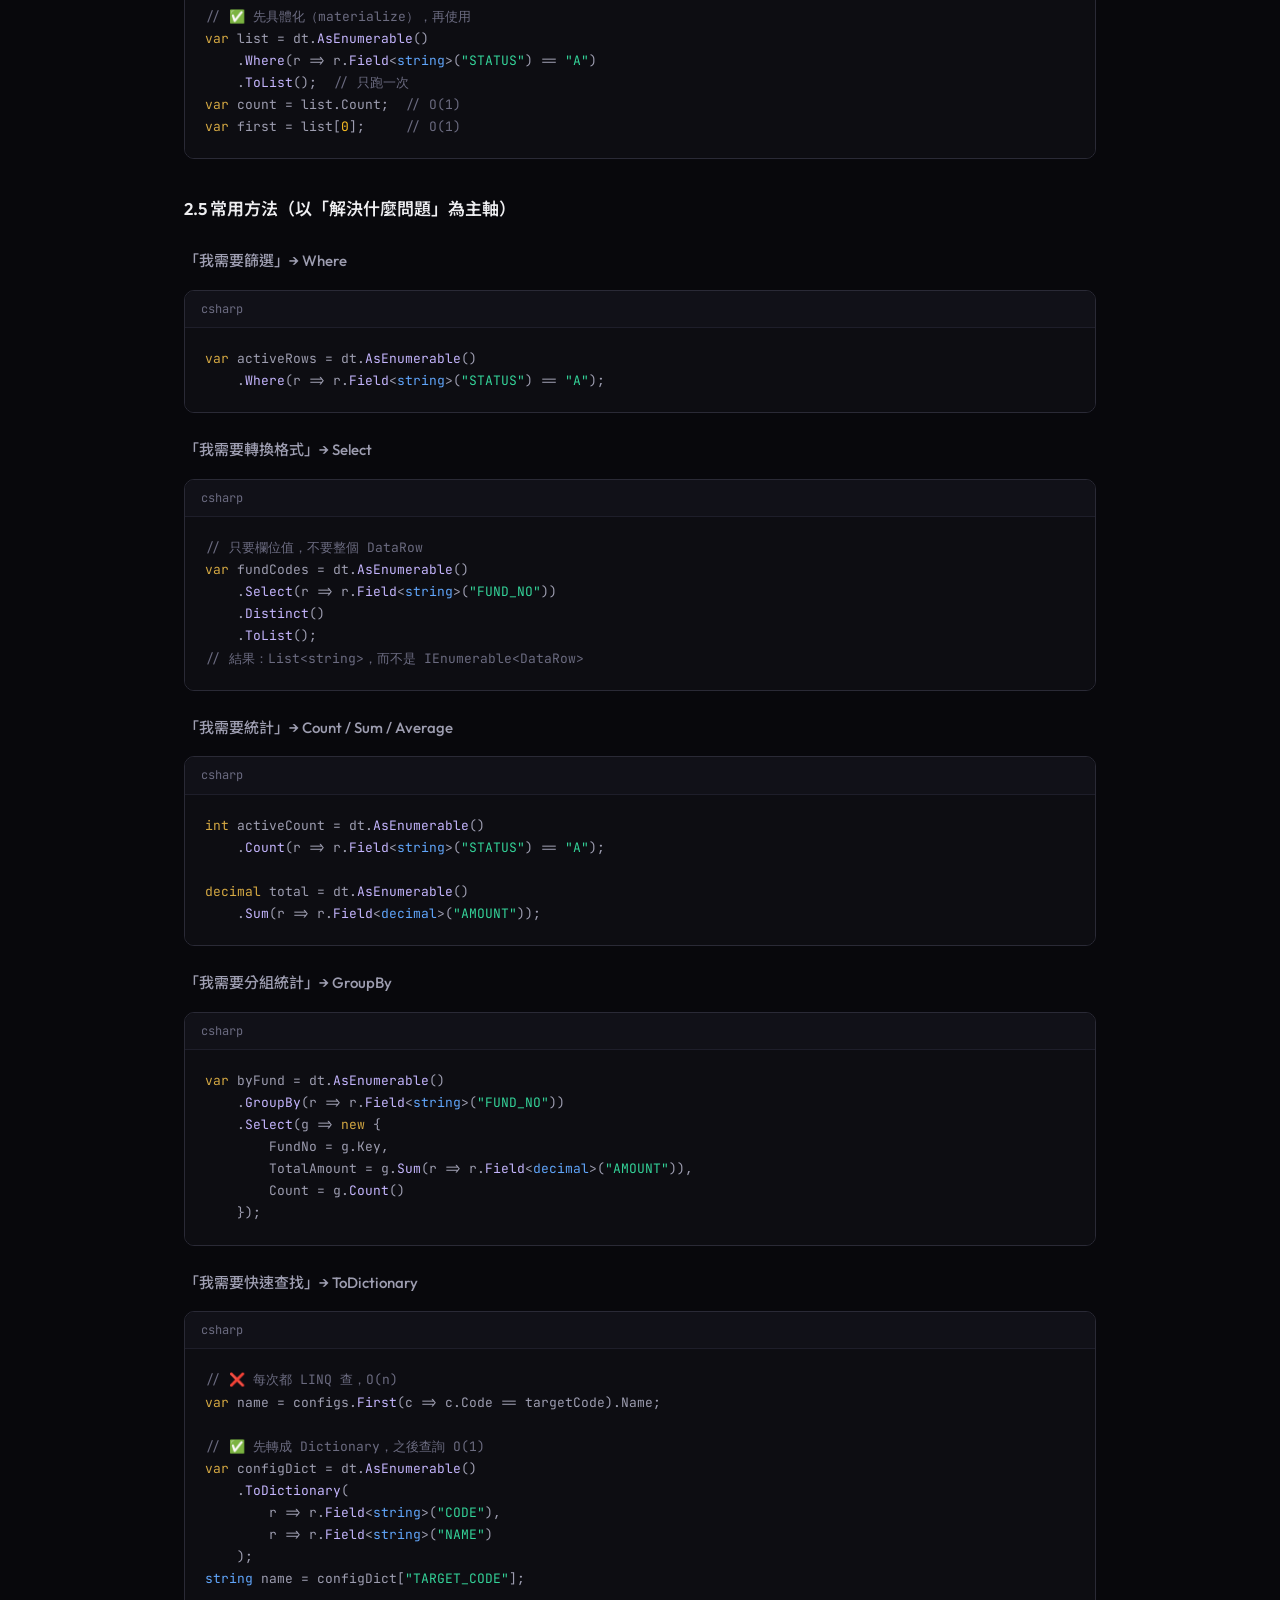
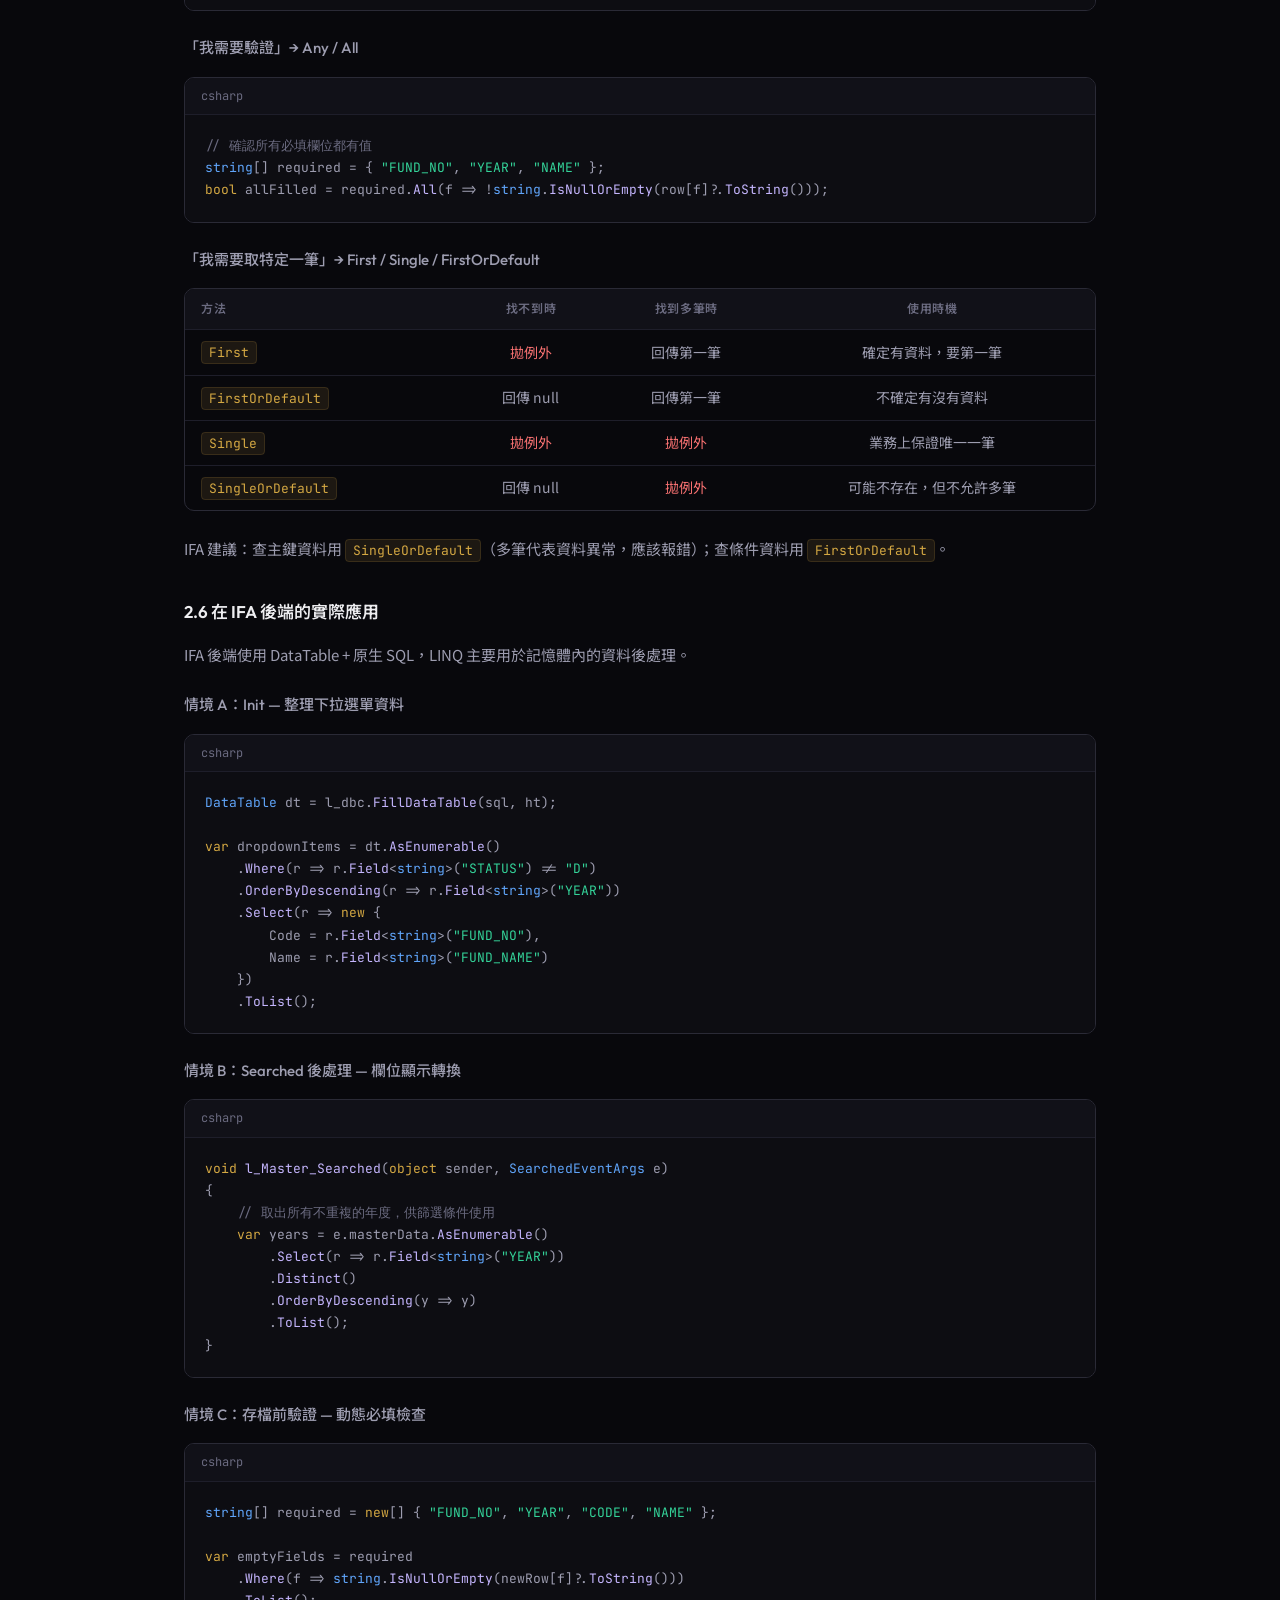
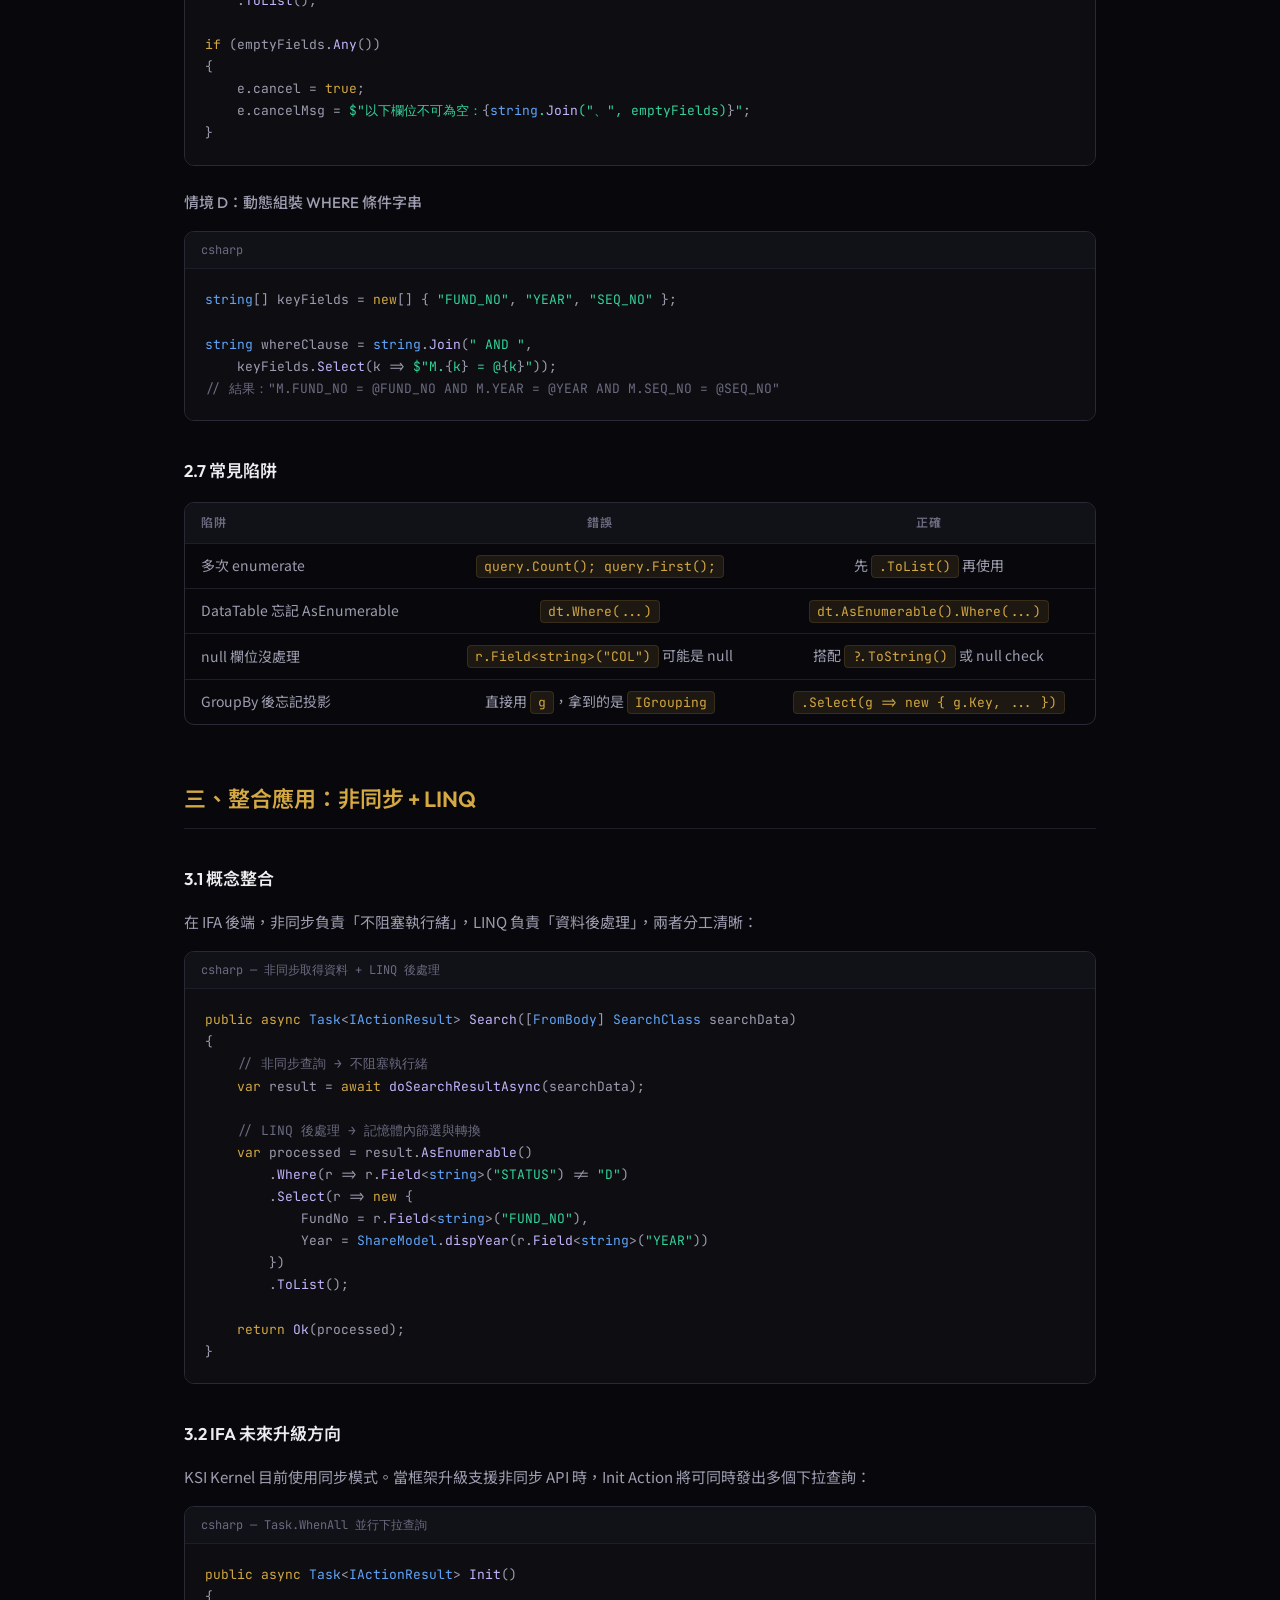
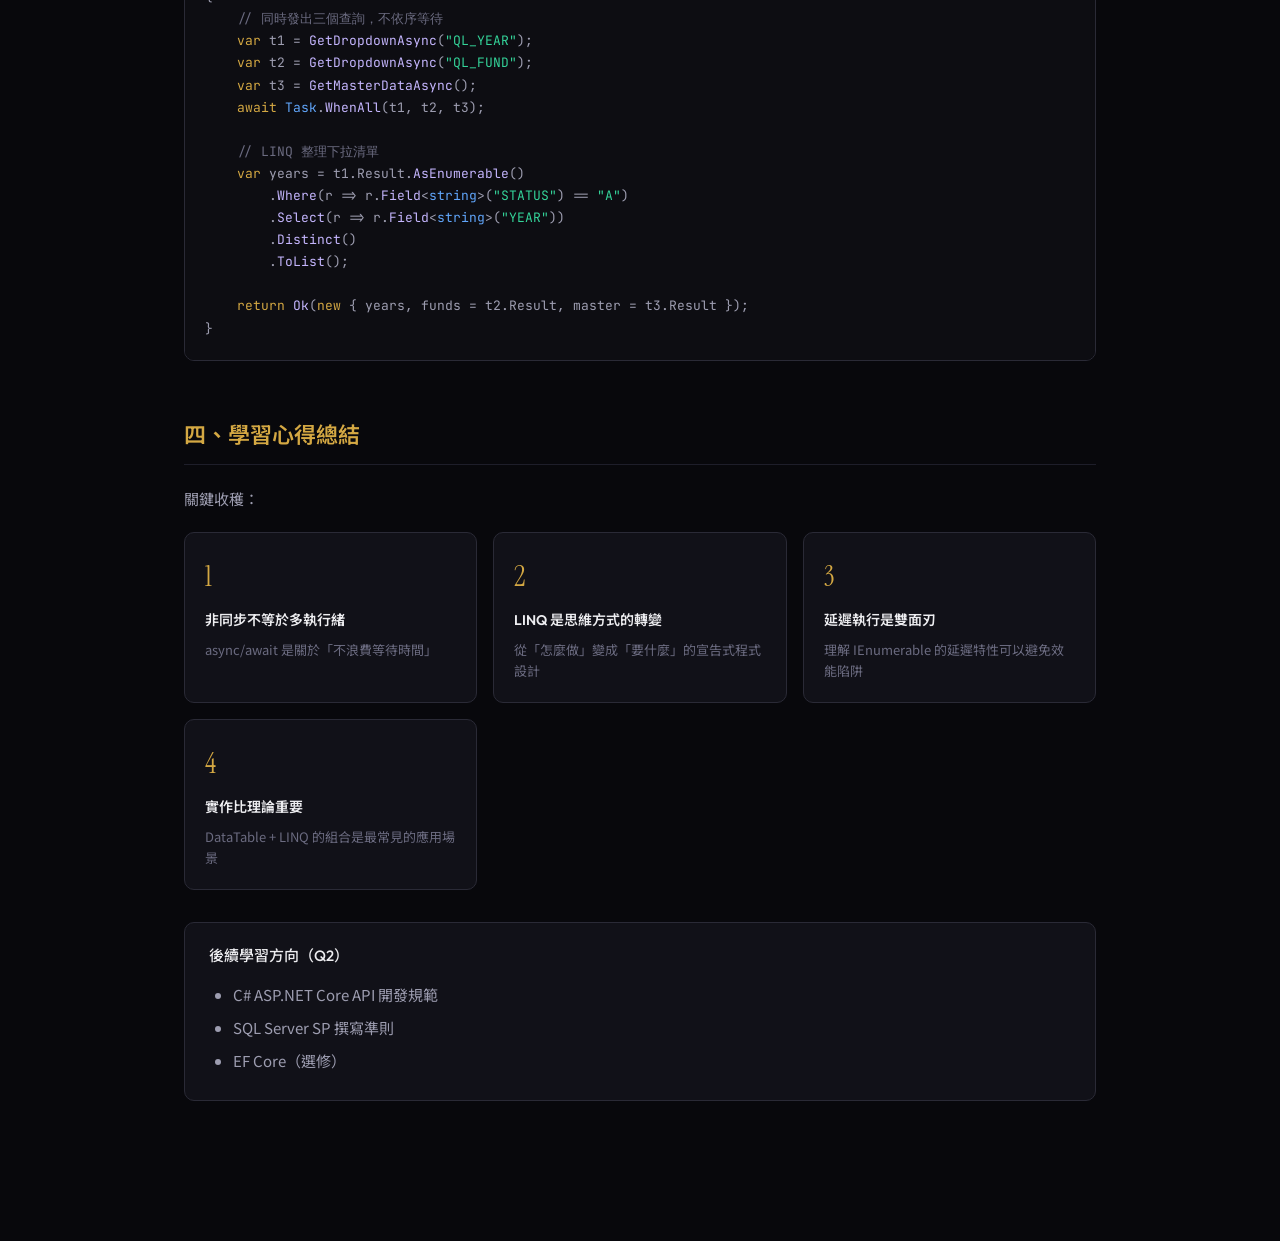
<file: csharp-notes.html>
<!DOCTYPE html>
<html lang="zh-TW">
<head>
  <meta charset="UTF-8">
  <meta name="viewport" content="width=device-width, initial-scale=1.0">
  <title>C# 進階學習筆記 — 張永霖</title>
  <link rel="preconnect" href="https://fonts.googleapis.com">
  <link rel="preconnect" href="https://fonts.gstatic.com" crossorigin>
  <link href="https://fonts.googleapis.com/css2?family=Instrument+Serif:ital@0;1&family=Outfit:wght@300;400;500;600;700&family=Noto+Sans+TC:wght@300;400;500;700&family=JetBrains+Mono:wght@400;500&display=swap" rel="stylesheet">
  <link rel="stylesheet" href="style.css">
  <style>
    /* Sub-page layout */
    .sub-page {
      max-width: var(--content-max);
      margin: 0 auto;
      padding: 40px 24px 120px;
    }

    /* Back link */
    .back-link {
      display: inline-flex;
      align-items: center;
      gap: 6px;
      font-family: var(--font-heading);
      font-size: 14px;
      font-weight: 500;
      color: var(--text-muted);
      text-decoration: none;
      margin-bottom: 32px;
      transition: color 0.2s;
    }
    .back-link:hover {
      color: var(--gold);
    }
    .back-link svg {
      width: 16px;
      height: 16px;
    }

    /* Article header */
    .article-header {
      margin-bottom: 48px;
      padding-bottom: 32px;
      border-bottom: 1px solid var(--border);
    }
    .article-header h1 {
      font-family: var(--font-display);
      font-size: clamp(28px, 5vw, 40px);
      color: var(--text-primary);
      line-height: 1.2;
      margin-bottom: 16px;
    }
    .article-meta {
      display: flex;
      flex-wrap: wrap;
      gap: 8px 24px;
      font-family: var(--font-body);
      font-size: 14px;
      color: var(--text-muted);
    }
    .article-meta strong {
      color: var(--text-secondary);
    }
    .article-meta .meta-value {
      color: var(--text-secondary);
    }
    .article-meta code {
      font-family: var(--font-mono);
      font-size: 13px;
      color: var(--gold);
      background: var(--gold-glow);
      padding: 1px 6px;
      border-radius: 4px;
    }

    /* Article body */
    .article-body h2 {
      font-family: var(--font-heading);
      font-size: 22px;
      font-weight: 600;
      color: var(--gold);
      margin: 56px 0 20px;
      padding-bottom: 10px;
      border-bottom: 1px solid var(--border-subtle);
    }
    .article-body h3 {
      font-family: var(--font-heading);
      font-size: 17px;
      font-weight: 600;
      color: var(--text-primary);
      margin: 36px 0 14px;
    }
    .article-body h4 {
      font-family: var(--font-heading);
      font-size: 15px;
      font-weight: 500;
      color: var(--text-secondary);
      margin: 24px 0 10px;
    }
    .article-body p {
      font-family: var(--font-body);
      font-size: 15px;
      line-height: 1.8;
      color: var(--text-secondary);
      margin-bottom: 16px;
    }
    .article-body ul,
    .article-body ol {
      font-family: var(--font-body);
      font-size: 15px;
      line-height: 1.8;
      color: var(--text-secondary);
      padding-left: 24px;
      margin-bottom: 16px;
    }
    .article-body li {
      margin-bottom: 6px;
    }
    .article-body li strong {
      color: var(--text-primary);
    }
    .article-body blockquote {
      border-left: 3px solid var(--gold);
      background: var(--bg-surface);
      padding: 16px 20px;
      border-radius: 0 8px 8px 0;
      margin-bottom: 20px;
      font-family: var(--font-body);
      font-size: 14px;
      line-height: 1.8;
      color: var(--text-secondary);
    }
    .article-body blockquote strong {
      color: var(--text-primary);
    }

    /* Inline code */
    .article-body p code,
    .article-body li code,
    .article-body td code {
      font-family: var(--font-mono);
      font-size: 13px;
      color: var(--gold);
      background: rgba(212, 168, 67, 0.1);
      padding: 2px 7px;
      border-radius: 4px;
      border: 1px solid rgba(212, 168, 67, 0.15);
    }

    /* Code blocks */
    .code-block {
      position: relative;
      margin: 16px 0 24px;
      border-radius: 10px;
      border: 1px solid var(--border);
      overflow: hidden;
    }
    .code-block-header {
      display: flex;
      align-items: center;
      justify-content: space-between;
      padding: 8px 16px;
      background: var(--bg-surface);
      border-bottom: 1px solid var(--border-subtle);
      font-family: var(--font-mono);
      font-size: 12px;
      color: var(--text-muted);
    }
    .code-block pre {
      margin: 0;
      padding: 20px;
      background: #0d0d12;
      overflow-x: auto;
      font-family: var(--font-mono);
      font-size: 13px;
      line-height: 1.7;
      color: var(--text-secondary);
      tab-size: 4;
    }
    .code-block code {
      font-family: var(--font-mono);
    }

    /* Syntax highlight colors */
    .kw { color: #d4a843; }         /* keywords — gold */
    .tp { color: #60a5fa; }         /* types — blue */
    .str { color: #34d399; }        /* strings — green */
    .cm { color: #6b6b80; }         /* comments — gray */
    .fn { color: #c4b5fd; }         /* function names — purple */
    .num { color: #fbbf24; }        /* numbers — yellow */
    .op { color: #9d9db0; }         /* operators — secondary text */

    /* Tables */
    .article-table-wrap {
      overflow-x: auto;
      border-radius: 10px;
      border: 1px solid var(--border);
      margin: 16px 0 24px;
    }
    .article-table {
      width: 100%;
      border-collapse: collapse;
      font-size: 13px;
    }
    .article-table th,
    .article-table td {
      padding: 10px 16px;
      text-align: center;
      border-bottom: 1px solid var(--border-subtle);
    }
    .article-table th {
      font-family: var(--font-heading);
      font-weight: 600;
      font-size: 12px;
      text-transform: uppercase;
      letter-spacing: 0.05em;
      color: var(--text-muted);
      background: var(--bg-surface);
    }
    .article-table td {
      color: var(--text-secondary);
      font-family: var(--font-body);
      font-size: 14px;
    }
    .article-table td:first-child,
    .article-table th:first-child {
      text-align: left;
    }
    .article-table tr:last-child td {
      border-bottom: none;
    }
    .article-table .danger {
      color: var(--danger);
    }
    .article-table .success {
      color: var(--success);
    }

    /* Task state diagram */
    .state-flow {
      font-family: var(--font-mono);
      font-size: 14px;
      color: var(--text-secondary);
      background: var(--bg-surface);
      border: 1px solid var(--border);
      border-radius: 10px;
      padding: 16px 24px;
      margin: 12px 0 24px;
      text-align: center;
      letter-spacing: 0.5px;
    }
    .state-flow .state {
      color: var(--gold);
      font-weight: 500;
    }
    .state-flow .arrow {
      color: var(--text-muted);
      margin: 0 4px;
    }

    /* Tips: do / don't */
    .tip-do { color: var(--success); }
    .tip-dont { color: var(--danger); }

    /* Section list */
    .tag-list {
      display: flex;
      flex-wrap: wrap;
      gap: 8px;
      list-style: none;
      padding: 0;
      margin: 12px 0 24px;
    }
    .tag-list li {
      font-family: var(--font-mono);
      font-size: 13px;
      color: var(--text-secondary);
      background: var(--bg-surface);
      border: 1px solid var(--border);
      padding: 4px 12px;
      border-radius: 6px;
      margin-bottom: 0;
    }

    /* Takeaway cards */
    .takeaway-grid {
      display: grid;
      grid-template-columns: repeat(auto-fill, minmax(280px, 1fr));
      gap: 16px;
      margin: 20px 0 32px;
    }
    .takeaway-card {
      background: var(--bg-surface);
      border: 1px solid var(--border);
      border-radius: 10px;
      padding: 20px;
    }
    .takeaway-card .num {
      font-family: var(--font-display);
      font-size: 28px;
      color: var(--gold);
      margin-bottom: 8px;
    }
    .takeaway-card h4 {
      font-family: var(--font-heading);
      font-size: 14px;
      font-weight: 600;
      color: var(--text-primary);
      margin: 0 0 8px !important;
    }
    .takeaway-card p {
      font-size: 13px !important;
      color: var(--text-muted) !important;
      margin: 0 !important;
      line-height: 1.6 !important;
    }

    /* Back to top */
    .back-to-top {
      position: fixed;
      bottom: 32px;
      right: 32px;
      width: 40px;
      height: 40px;
      border-radius: 10px;
      border: 1px solid var(--border);
      background: var(--bg-surface);
      color: var(--text-muted);
      display: flex;
      align-items: center;
      justify-content: center;
      cursor: pointer;
      opacity: 0;
      pointer-events: none;
      transition: opacity 0.3s, color 0.2s, border-color 0.2s;
      z-index: 100;
    }
    .back-to-top.visible {
      opacity: 1;
      pointer-events: auto;
    }
    .back-to-top:hover {
      color: var(--gold);
      border-color: var(--gold-dim);
    }

    /* Follow-up section */
    .followup {
      background: var(--bg-surface);
      border: 1px solid var(--border);
      border-radius: 10px;
      padding: 20px 24px;
      margin: 20px 0;
    }
    .followup h4 {
      margin: 0 0 12px !important;
      color: var(--text-primary) !important;
    }
    .followup ul {
      margin: 0 !important;
    }
  </style>
</head>
<body>
  <!-- Grain overlay -->
  <div class="grain"></div>

  <main class="sub-page">
    <!-- Back link -->
    <a href="index.html" class="back-link">
      <svg viewBox="0 0 24 24" fill="none" stroke="currentColor" stroke-width="2" stroke-linecap="round" stroke-linejoin="round">
        <polyline points="15 18 9 12 15 6"></polyline>
      </svg>
      返回 KPI 自評
    </a>

    <!-- Article Header -->
    <header class="article-header">
      <h1>C# 進階學習成果：非同步與 LINQ</h1>
      <div class="article-meta">
        <span><strong>負責人</strong>　張永霖（Chief Jin）</span>
        <span><strong>學習期間</strong>　2026/3 ~ 2026/3</span>
        <span><strong>實作應用</strong>　skills4ifa 後端 Controller Skill 開發（<code>developing-ifa-controllers</code>）</span>
      </div>
    </header>

    <!-- Article Body -->
    <article class="article-body">

      <!-- ===== 一、非同步程式設計 ===== -->
      <h2>一、非同步程式設計（async/await）</h2>

      <h3>1.1 基礎概念</h3>

      <h4>什麼是非同步？</h4>
      <p>同步程式碼像排隊買飲料 — 每個人必須等前一個人買完才能點餐。非同步則像餐廳點餐 — 你點完餐後可以先做別的事，餐點準備好了再通知你。</p>

      <div class="code-block">
        <div class="code-block-header"><span>csharp</span></div>
        <pre><code><span class="cm">// 同步：執行緒被阻塞，等 DB 回應</span>
<span class="tp">DataTable</span> result <span class="op">=</span> dbc.<span class="fn">FillDataTable</span>(sql, ht);  <span class="cm">// 等待中...什麼都不能做</span>

<span class="cm">// 非同步：執行緒可以去服務其他 Request</span>
<span class="tp">DataTable</span> result <span class="op">=</span> <span class="kw">await</span> dbc.<span class="fn">FillDataTableAsync</span>(sql, ht);  <span class="cm">// 先去忙別的</span></code></pre>
      </div>

      <h4>為什麼 Web API 需要非同步？</h4>
      <p>ASP.NET Core 的執行緒池是有限的。如果每個 Request 都同步等待 DB 回應，執行緒就被卡住了：</p>

      <div class="article-table-wrap">
        <table class="article-table">
          <thead>
            <tr>
              <th>情境</th>
              <th>100 個同時 Request</th>
              <th>執行緒使用</th>
            </tr>
          </thead>
          <tbody>
            <tr>
              <td>同步</td>
              <td>100 個執行緒全部等 DB</td>
              <td class="danger">執行緒池耗盡 → 503</td>
            </tr>
            <tr>
              <td>非同步</td>
              <td>100 個 Request 發出 DB 請求後釋放執行緒</td>
              <td class="success">只需少量執行緒輪流處理</td>
            </tr>
          </tbody>
        </table>
      </div>

      <h3>1.2 Task 與 Task&lt;T&gt;</h3>

      <p>Task 是「一個尚未完成的工作」的物件表示。它不是執行緒，而是一個承諾（Promise）— 承諾未來會完成並給你結果。</p>

      <div class="code-block">
        <div class="code-block-header"><span>csharp</span></div>
        <pre><code><span class="cm">// Task：不回傳值的非同步操作</span>
<span class="tp">Task</span> <span class="fn">SaveLogAsync</span>()
{
    <span class="kw">await</span> db.<span class="fn">ExecuteAsync</span>(<span class="str">"INSERT INTO LOG ..."</span>);
}

<span class="cm">// Task&lt;T&gt;：回傳值的非同步操作</span>
<span class="tp">Task</span>&lt;<span class="tp">DataTable</span>&gt; <span class="fn">GetDataAsync</span>()
{
    <span class="kw">return</span> <span class="kw">await</span> db.<span class="fn">FillDataTableAsync</span>(sql, ht);
}</code></pre>
      </div>

      <p>Task 的三種狀態：</p>
      <div class="state-flow">
        <span class="state">Created</span>
        <span class="arrow">→</span>
        <span class="state">Running</span>
        <span class="arrow">→</span>
        <span class="state">Completed</span>（成功）/
        <span class="state">Faulted</span>（例外）/
        <span class="state">Canceled</span>（取消）
      </div>

      <h3>1.3 async/await 語法</h3>

      <p>基本規則：</p>
      <ul>
        <li><code>async</code> 標記方法：告訴編譯器這個方法內有 <code>await</code></li>
        <li><code>await</code> 等待 Task：暫停方法執行，釋放執行緒，Task 完成後恢復</li>
        <li>回傳 <code>Task</code> 或 <code>Task&lt;T&gt;</code>：async 方法的回傳型態</li>
        <li>命名慣例 <code>XxxAsync</code>：非同步方法名稱加 Async 後綴</li>
      </ul>

      <div class="code-block">
        <div class="code-block-header"><span>csharp</span></div>
        <pre><code><span class="kw">public</span> <span class="kw">async</span> <span class="tp">Task</span>&lt;<span class="tp">IActionResult</span>&gt; <span class="fn">Init</span>()
{
    <span class="kw">var</span> data <span class="op">=</span> <span class="kw">await</span> <span class="fn">GetMasterDataAsync</span>();
    <span class="kw">var</span> task1 <span class="op">=</span> <span class="fn">GetDropdownAsync</span>(<span class="str">"QL_YEAR"</span>);
    <span class="kw">var</span> task2 <span class="op">=</span> <span class="fn">GetDropdownAsync</span>(<span class="str">"QL_FUND"</span>);
    <span class="kw">await</span> <span class="tp">Task</span>.<span class="fn">WhenAll</span>(task1, task2);
    <span class="kw">return</span> <span class="fn">Ok</span>(data);
}</code></pre>
      </div>

      <h3>1.4 TAP 模式（Task-based Asynchronous Pattern）</h3>

      <p>TAP 是 .NET 推薦的非同步設計模式。</p>

      <p>常見陷阱：</p>
      <ul>
        <li><span class="tip-dont">&#10060; 不要用 <code>.Result</code> 或 <code>.Wait()</code></span> — 會造成死鎖</li>
        <li><span class="tip-do">&#10004; 用 <code>await</code></span></li>
        <li><span class="tip-dont">&#10060; 不要 <code>async void</code>（除了事件處理器）</span> — 例外無法被捕獲</li>
        <li><span class="tip-do">&#10004; 用 <code>async Task</code></span></li>
      </ul>

      <h3>1.5 在 IFA 後端的實際應用</h3>

      <p>IFA 的 KSI Kernel 框架目前使用同步模式。理解非同步概念對以下場景至關重要：</p>
      <ul>
        <li><strong>場景 1</strong>：Controller Action 從同步升級為非同步</li>
        <li><strong>場景 2</strong>：手動 Transaction 的非同步版本</li>
      </ul>

      <!-- ===== 二、LINQ ===== -->
      <h2>二、LINQ（Language Integrated Query）</h2>

      <h3>2.1 問題意識：LINQ 出現前，開發者在痛苦什麼？</h3>

      <p>在 LINQ 出現前（C# 2.0 以前），篩選、排序、聚合都要手動寫迴圈。問題不只是「程式碼長」，而是邏輯分散 — 篩選、排序、投影三個動作分開寫，看不出整體意圖：</p>

      <div class="code-block">
        <div class="code-block-header"><span>csharp — LINQ 之前</span></div>
        <pre><code><span class="cm">// 需求：從員工清單取得 IT 部門、按薪資降冪、只取姓名</span>
<span class="tp">List</span>&lt;<span class="tp">Employee</span>&gt; filtered <span class="op">=</span> <span class="kw">new</span> <span class="tp">List</span>&lt;<span class="tp">Employee</span>&gt;();
<span class="kw">foreach</span> (<span class="kw">var</span> emp <span class="kw">in</span> employees)
{
    <span class="kw">if</span> (emp.Department <span class="op">==</span> <span class="str">"IT"</span>)
        filtered.<span class="fn">Add</span>(emp);
}
filtered.<span class="fn">Sort</span>((a, b) <span class="op">=></span> b.Salary.<span class="fn">CompareTo</span>(a.Salary));
<span class="tp">List</span>&lt;<span class="tp">string</span>&gt; names <span class="op">=</span> <span class="kw">new</span> <span class="tp">List</span>&lt;<span class="tp">string</span>&gt;();
<span class="kw">foreach</span> (<span class="kw">var</span> emp <span class="kw">in</span> filtered)
    names.<span class="fn">Add</span>(emp.Name);
<span class="cm">// 12 行，邏輯分散、難以一眼看出意圖</span></code></pre>
      </div>

      <h3>2.2 LINQ 的本質：宣告式程式設計</h3>

      <blockquote>📖 官方定義：「LINQ 提供一致的模型，讓您使用各種資料來源和格式的資料。」<br>— <a href="https://learn.microsoft.com/zh-tw/dotnet/csharp/linq/" target="_blank" style="color:var(--gold);">Microsoft Docs: LINQ 概觀</a></blockquote>

      <p>LINQ 的核心思維轉換是從<strong>命令式</strong>（告訴電腦怎麼做）到<strong>宣告式</strong>（告訴電腦要什麼）：</p>

      <div class="code-block">
        <div class="code-block-header"><span>csharp — 思維對比</span></div>
        <pre><code><span class="cm">// 命令式（舊）：告訴電腦「怎麼做」</span>
<span class="kw">var</span> result <span class="op">=</span> <span class="kw">new</span> <span class="tp">List</span>&lt;<span class="tp">string</span>&gt;();
<span class="kw">foreach</span> (<span class="kw">var</span> emp <span class="kw">in</span> employees)
    <span class="kw">if</span> (emp.Department <span class="op">==</span> <span class="str">"IT"</span>)
        result.<span class="fn">Add</span>(emp.Name);

<span class="cm">// 宣告式（LINQ）：告訴電腦「要什麼」</span>
<span class="kw">var</span> result <span class="op">=</span> employees
    .<span class="fn">Where</span>(e <span class="op">=></span> e.Department <span class="op">==</span> <span class="str">"IT"</span>)
    .<span class="fn">Select</span>(e <span class="op">=></span> e.Name)
    .<span class="fn">ToList</span>();</code></pre>
      </div>

      <p>LINQ 能查 List、DataTable、XML 甚至資料庫，原因是它建立在兩個介面上：</p>
      <ul>
        <li><code>IEnumerable&lt;T&gt;</code> — LINQ to Objects（記憶體集合）</li>
        <li><code>IQueryable&lt;T&gt;</code> — LINQ to SQL（EF Core 等，可翻譯成 SQL 查詢）</li>
      </ul>
      <p>任何實作 <code>IEnumerable&lt;T&gt;</code> 的型別都可以使用 LINQ。這就是為什麼 <code>DataTable.AsEnumerable()</code> 之後就能用 LINQ — 它把 DataTable 轉成了可迭代的序列。</p>

      <h3>2.3 Lambda 表達式：可傳遞的邏輯片段</h3>

      <p>LINQ 方法接受的 <code>x =&gt; x.Age &gt; 30</code> 叫做 Lambda 表達式，本質是「一段可以當參數傳遞的程式邏輯」：</p>

      <div class="code-block">
        <div class="code-block-header"><span>csharp</span></div>
        <pre><code><span class="cm">// Lambda 的完整形式</span>
(<span class="tp">Employee</span> e) <span class="op">=></span> { <span class="kw">return</span> e.Department <span class="op">==</span> <span class="str">"IT"</span>; }

<span class="cm">// 簡化形式（型別可推斷、單行可省略 return）</span>
e <span class="op">=></span> e.Department <span class="op">==</span> <span class="str">"IT"</span>

<span class="cm">// 傳入 LINQ — 這裡就是在傳遞「篩選邏輯」給 Where 方法</span>
employees.<span class="fn">Where</span>(e <span class="op">=></span> e.Department <span class="op">==</span> <span class="str">"IT"</span>)</code></pre>
      </div>

      <h3>2.4 核心機制：延遲執行（Deferred Execution）</h3>

      <p>LINQ 查詢不是你寫下那一刻執行的，而是在你取用結果時才執行：</p>

      <div class="code-block">
        <div class="code-block-header"><span>csharp</span></div>
        <pre><code><span class="kw">var</span> query <span class="op">=</span> employees.<span class="fn">Where</span>(e <span class="op">=></span> e.IsActive);
<span class="cm">// 此時：沒有任何迴圈跑過，只是建立了「查詢描述」</span>

<span class="kw">foreach</span> (<span class="kw">var</span> e <span class="kw">in</span> query) { }  <span class="cm">// ← 這裡才真正執行</span>
<span class="kw">var</span> list <span class="op">=</span> query.<span class="fn">ToList</span>();     <span class="cm">// ← 或這裡</span></code></pre>
      </div>

      <p>延遲執行的陷阱：同一個 query 用多次，就跑多次迴圈。</p>

      <div class="code-block">
        <div class="code-block-header"><span>csharp</span></div>
        <pre><code><span class="cm">// ❌ 效能陷阱：每次使用 query 都會重跑一次迴圈</span>
<span class="kw">var</span> query <span class="op">=</span> dt.<span class="fn">AsEnumerable</span>().<span class="fn">Where</span>(r <span class="op">=></span> r.<span class="fn">Field</span>&lt;<span class="tp">string</span>&gt;(<span class="str">"STATUS"</span>) <span class="op">==</span> <span class="str">"A"</span>);
<span class="kw">var</span> count <span class="op">=</span> query.<span class="fn">Count</span>();   <span class="cm">// 跑一次</span>
<span class="kw">var</span> first <span class="op">=</span> query.<span class="fn">First</span>();   <span class="cm">// 再跑一次</span>

<span class="cm">// ✅ 先具體化（materialize），再使用</span>
<span class="kw">var</span> list <span class="op">=</span> dt.<span class="fn">AsEnumerable</span>()
    .<span class="fn">Where</span>(r <span class="op">=></span> r.<span class="fn">Field</span>&lt;<span class="tp">string</span>&gt;(<span class="str">"STATUS"</span>) <span class="op">==</span> <span class="str">"A"</span>)
    .<span class="fn">ToList</span>();  <span class="cm">// 只跑一次</span>
<span class="kw">var</span> count <span class="op">=</span> list.Count;  <span class="cm">// O(1)</span>
<span class="kw">var</span> first <span class="op">=</span> list[<span class="num">0</span>];     <span class="cm">// O(1)</span></code></pre>
      </div>

      <h3>2.5 常用方法（以「解決什麼問題」為主軸）</h3>

      <h4>「我需要篩選」→ Where</h4>
      <div class="code-block">
        <div class="code-block-header"><span>csharp</span></div>
        <pre><code><span class="kw">var</span> activeRows <span class="op">=</span> dt.<span class="fn">AsEnumerable</span>()
    .<span class="fn">Where</span>(r <span class="op">=></span> r.<span class="fn">Field</span>&lt;<span class="tp">string</span>&gt;(<span class="str">"STATUS"</span>) <span class="op">==</span> <span class="str">"A"</span>);</code></pre>
      </div>

      <h4>「我需要轉換格式」→ Select</h4>
      <div class="code-block">
        <div class="code-block-header"><span>csharp</span></div>
        <pre><code><span class="cm">// 只要欄位值，不要整個 DataRow</span>
<span class="kw">var</span> fundCodes <span class="op">=</span> dt.<span class="fn">AsEnumerable</span>()
    .<span class="fn">Select</span>(r <span class="op">=></span> r.<span class="fn">Field</span>&lt;<span class="tp">string</span>&gt;(<span class="str">"FUND_NO"</span>))
    .<span class="fn">Distinct</span>()
    .<span class="fn">ToList</span>();
<span class="cm">// 結果：List&lt;string&gt;，而不是 IEnumerable&lt;DataRow&gt;</span></code></pre>
      </div>

      <h4>「我需要統計」→ Count / Sum / Average</h4>
      <div class="code-block">
        <div class="code-block-header"><span>csharp</span></div>
        <pre><code><span class="kw">int</span> activeCount <span class="op">=</span> dt.<span class="fn">AsEnumerable</span>()
    .<span class="fn">Count</span>(r <span class="op">=></span> r.<span class="fn">Field</span>&lt;<span class="tp">string</span>&gt;(<span class="str">"STATUS"</span>) <span class="op">==</span> <span class="str">"A"</span>);

<span class="kw">decimal</span> total <span class="op">=</span> dt.<span class="fn">AsEnumerable</span>()
    .<span class="fn">Sum</span>(r <span class="op">=></span> r.<span class="fn">Field</span>&lt;<span class="tp">decimal</span>&gt;(<span class="str">"AMOUNT"</span>));</code></pre>
      </div>

      <h4>「我需要分組統計」→ GroupBy</h4>
      <div class="code-block">
        <div class="code-block-header"><span>csharp</span></div>
        <pre><code><span class="kw">var</span> byFund <span class="op">=</span> dt.<span class="fn">AsEnumerable</span>()
    .<span class="fn">GroupBy</span>(r <span class="op">=></span> r.<span class="fn">Field</span>&lt;<span class="tp">string</span>&gt;(<span class="str">"FUND_NO"</span>))
    .<span class="fn">Select</span>(g <span class="op">=></span> <span class="kw">new</span> {
        FundNo <span class="op">=</span> g.Key,
        TotalAmount <span class="op">=</span> g.<span class="fn">Sum</span>(r <span class="op">=></span> r.<span class="fn">Field</span>&lt;<span class="tp">decimal</span>&gt;(<span class="str">"AMOUNT"</span>)),
        Count <span class="op">=</span> g.<span class="fn">Count</span>()
    });</code></pre>
      </div>

      <h4>「我需要快速查找」→ ToDictionary</h4>
      <div class="code-block">
        <div class="code-block-header"><span>csharp</span></div>
        <pre><code><span class="cm">// ❌ 每次都 LINQ 查，O(n)</span>
<span class="kw">var</span> name <span class="op">=</span> configs.<span class="fn">First</span>(c <span class="op">=></span> c.Code <span class="op">==</span> targetCode).Name;

<span class="cm">// ✅ 先轉成 Dictionary，之後查詢 O(1)</span>
<span class="kw">var</span> configDict <span class="op">=</span> dt.<span class="fn">AsEnumerable</span>()
    .<span class="fn">ToDictionary</span>(
        r <span class="op">=></span> r.<span class="fn">Field</span>&lt;<span class="tp">string</span>&gt;(<span class="str">"CODE"</span>),
        r <span class="op">=></span> r.<span class="fn">Field</span>&lt;<span class="tp">string</span>&gt;(<span class="str">"NAME"</span>)
    );
<span class="tp">string</span> name <span class="op">=</span> configDict[<span class="str">"TARGET_CODE"</span>];</code></pre>
      </div>

      <h4>「我需要驗證」→ Any / All</h4>
      <div class="code-block">
        <div class="code-block-header"><span>csharp</span></div>
        <pre><code><span class="cm">// 確認所有必填欄位都有值</span>
<span class="tp">string</span>[] required <span class="op">=</span> { <span class="str">"FUND_NO"</span>, <span class="str">"YEAR"</span>, <span class="str">"NAME"</span> };
<span class="kw">bool</span> allFilled <span class="op">=</span> required.<span class="fn">All</span>(f <span class="op">=></span> <span class="op">!</span><span class="tp">string</span>.<span class="fn">IsNullOrEmpty</span>(row[f]<span class="op">?.</span><span class="fn">ToString</span>()));</code></pre>
      </div>

      <h4>「我需要取特定一筆」→ First / Single / FirstOrDefault</h4>
      <div class="article-table-wrap">
        <table class="article-table">
          <thead>
            <tr><th>方法</th><th>找不到時</th><th>找到多筆時</th><th>使用時機</th></tr>
          </thead>
          <tbody>
            <tr><td><code>First</code></td><td class="danger">拋例外</td><td>回傳第一筆</td><td>確定有資料，要第一筆</td></tr>
            <tr><td><code>FirstOrDefault</code></td><td>回傳 null</td><td>回傳第一筆</td><td>不確定有沒有資料</td></tr>
            <tr><td><code>Single</code></td><td class="danger">拋例外</td><td class="danger">拋例外</td><td>業務上保證唯一一筆</td></tr>
            <tr><td><code>SingleOrDefault</code></td><td>回傳 null</td><td class="danger">拋例外</td><td>可能不存在，但不允許多筆</td></tr>
          </tbody>
        </table>
      </div>
      <p>IFA 建議：查主鍵資料用 <code>SingleOrDefault</code>（多筆代表資料異常，應該報錯）；查條件資料用 <code>FirstOrDefault</code>。</p>

      <h3>2.6 在 IFA 後端的實際應用</h3>

      <p>IFA 後端使用 DataTable + 原生 SQL，LINQ 主要用於記憶體內的資料後處理。</p>

      <h4>情境 A：Init — 整理下拉選單資料</h4>
      <div class="code-block">
        <div class="code-block-header"><span>csharp</span></div>
        <pre><code><span class="tp">DataTable</span> dt <span class="op">=</span> l_dbc.<span class="fn">FillDataTable</span>(sql, ht);

<span class="kw">var</span> dropdownItems <span class="op">=</span> dt.<span class="fn">AsEnumerable</span>()
    .<span class="fn">Where</span>(r <span class="op">=></span> r.<span class="fn">Field</span>&lt;<span class="tp">string</span>&gt;(<span class="str">"STATUS"</span>) <span class="op">!=</span> <span class="str">"D"</span>)
    .<span class="fn">OrderByDescending</span>(r <span class="op">=></span> r.<span class="fn">Field</span>&lt;<span class="tp">string</span>&gt;(<span class="str">"YEAR"</span>))
    .<span class="fn">Select</span>(r <span class="op">=></span> <span class="kw">new</span> {
        Code <span class="op">=</span> r.<span class="fn">Field</span>&lt;<span class="tp">string</span>&gt;(<span class="str">"FUND_NO"</span>),
        Name <span class="op">=</span> r.<span class="fn">Field</span>&lt;<span class="tp">string</span>&gt;(<span class="str">"FUND_NAME"</span>)
    })
    .<span class="fn">ToList</span>();</code></pre>
      </div>

      <h4>情境 B：Searched 後處理 — 欄位顯示轉換</h4>
      <div class="code-block">
        <div class="code-block-header"><span>csharp</span></div>
        <pre><code><span class="kw">void</span> <span class="fn">l_Master_Searched</span>(<span class="kw">object</span> sender, <span class="tp">SearchedEventArgs</span> e)
{
    <span class="cm">// 取出所有不重複的年度，供篩選條件使用</span>
    <span class="kw">var</span> years <span class="op">=</span> e.masterData.<span class="fn">AsEnumerable</span>()
        .<span class="fn">Select</span>(r <span class="op">=></span> r.<span class="fn">Field</span>&lt;<span class="tp">string</span>&gt;(<span class="str">"YEAR"</span>))
        .<span class="fn">Distinct</span>()
        .<span class="fn">OrderByDescending</span>(y <span class="op">=></span> y)
        .<span class="fn">ToList</span>();
}</code></pre>
      </div>

      <h4>情境 C：存檔前驗證 — 動態必填檢查</h4>
      <div class="code-block">
        <div class="code-block-header"><span>csharp</span></div>
        <pre><code><span class="tp">string</span>[] required <span class="op">=</span> <span class="kw">new</span>[] { <span class="str">"FUND_NO"</span>, <span class="str">"YEAR"</span>, <span class="str">"CODE"</span>, <span class="str">"NAME"</span> };

<span class="kw">var</span> emptyFields <span class="op">=</span> required
    .<span class="fn">Where</span>(f <span class="op">=></span> <span class="tp">string</span>.<span class="fn">IsNullOrEmpty</span>(newRow[f]<span class="op">?.</span><span class="fn">ToString</span>()))
    .<span class="fn">ToList</span>();

<span class="kw">if</span> (emptyFields.<span class="fn">Any</span>())
{
    e.cancel <span class="op">=</span> <span class="kw">true</span>;
    e.cancelMsg <span class="op">=</span> <span class="str">$"以下欄位不可為空：<span class="op">{</span><span class="tp">string</span>.<span class="fn">Join</span>(<span class="str">"、"</span>, emptyFields)<span class="op">}</span>"</span>;
}</code></pre>
      </div>

      <h4>情境 D：動態組裝 WHERE 條件字串</h4>
      <div class="code-block">
        <div class="code-block-header"><span>csharp</span></div>
        <pre><code><span class="tp">string</span>[] keyFields <span class="op">=</span> <span class="kw">new</span>[] { <span class="str">"FUND_NO"</span>, <span class="str">"YEAR"</span>, <span class="str">"SEQ_NO"</span> };

<span class="tp">string</span> whereClause <span class="op">=</span> <span class="tp">string</span>.<span class="fn">Join</span>(<span class="str">" AND "</span>,
    keyFields.<span class="fn">Select</span>(k <span class="op">=></span> <span class="str">$"M.<span class="op">{</span>k<span class="op">}</span> = @<span class="op">{</span>k<span class="op">}</span>"</span>));
<span class="cm">// 結果："M.FUND_NO = @FUND_NO AND M.YEAR = @YEAR AND M.SEQ_NO = @SEQ_NO"</span></code></pre>
      </div>

      <h3>2.7 常見陷阱</h3>
      <div class="article-table-wrap">
        <table class="article-table">
          <thead>
            <tr><th>陷阱</th><th>錯誤</th><th>正確</th></tr>
          </thead>
          <tbody>
            <tr><td>多次 enumerate</td><td><code>query.Count(); query.First();</code></td><td>先 <code>.ToList()</code> 再使用</td></tr>
            <tr><td>DataTable 忘記 AsEnumerable</td><td><code>dt.Where(...)</code></td><td><code>dt.AsEnumerable().Where(...)</code></td></tr>
            <tr><td>null 欄位沒處理</td><td><code>r.Field&lt;string&gt;("COL")</code> 可能是 null</td><td>搭配 <code>?.ToString()</code> 或 null check</td></tr>
            <tr><td>GroupBy 後忘記投影</td><td>直接用 <code>g</code>，拿到的是 <code>IGrouping</code></td><td><code>.Select(g =&gt; new { g.Key, ... })</code></td></tr>
          </tbody>
        </table>
      </div>

      <!-- ===== 三、整合應用 ===== -->
      <h2>三、整合應用：非同步 + LINQ</h2>

      <h3>3.1 概念整合</h3>
      <p>在 IFA 後端，非同步負責「不阻塞執行緒」，LINQ 負責「資料後處理」，兩者分工清晰：</p>

      <div class="code-block">
        <div class="code-block-header"><span>csharp — 非同步取得資料 + LINQ 後處理</span></div>
        <pre><code><span class="kw">public async</span> <span class="tp">Task</span>&lt;<span class="tp">IActionResult</span>&gt; <span class="fn">Search</span>([<span class="tp">FromBody</span>] <span class="tp">SearchClass</span> searchData)
{
    <span class="cm">// 非同步查詢 → 不阻塞執行緒</span>
    <span class="kw">var</span> result <span class="op">=</span> <span class="kw">await</span> <span class="fn">doSearchResultAsync</span>(searchData);

    <span class="cm">// LINQ 後處理 → 記憶體內篩選與轉換</span>
    <span class="kw">var</span> processed <span class="op">=</span> result.<span class="fn">AsEnumerable</span>()
        .<span class="fn">Where</span>(r <span class="op">=></span> r.<span class="fn">Field</span>&lt;<span class="tp">string</span>&gt;(<span class="str">"STATUS"</span>) <span class="op">!=</span> <span class="str">"D"</span>)
        .<span class="fn">Select</span>(r <span class="op">=></span> <span class="kw">new</span> {
            FundNo <span class="op">=</span> r.<span class="fn">Field</span>&lt;<span class="tp">string</span>&gt;(<span class="str">"FUND_NO"</span>),
            Year <span class="op">=</span> <span class="tp">ShareModel</span>.<span class="fn">dispYear</span>(r.<span class="fn">Field</span>&lt;<span class="tp">string</span>&gt;(<span class="str">"YEAR"</span>))
        })
        .<span class="fn">ToList</span>();

    <span class="kw">return</span> <span class="fn">Ok</span>(processed);
}</code></pre>
      </div>

      <h3>3.2 IFA 未來升級方向</h3>
      <p>KSI Kernel 目前使用同步模式。當框架升級支援非同步 API 時，Init Action 將可同時發出多個下拉查詢：</p>

      <div class="code-block">
        <div class="code-block-header"><span>csharp — Task.WhenAll 並行下拉查詢</span></div>
        <pre><code><span class="kw">public async</span> <span class="tp">Task</span>&lt;<span class="tp">IActionResult</span>&gt; <span class="fn">Init</span>()
{
    <span class="cm">// 同時發出三個查詢，不依序等待</span>
    <span class="kw">var</span> t1 <span class="op">=</span> <span class="fn">GetDropdownAsync</span>(<span class="str">"QL_YEAR"</span>);
    <span class="kw">var</span> t2 <span class="op">=</span> <span class="fn">GetDropdownAsync</span>(<span class="str">"QL_FUND"</span>);
    <span class="kw">var</span> t3 <span class="op">=</span> <span class="fn">GetMasterDataAsync</span>();
    <span class="kw">await</span> <span class="tp">Task</span>.<span class="fn">WhenAll</span>(t1, t2, t3);

    <span class="cm">// LINQ 整理下拉清單</span>
    <span class="kw">var</span> years <span class="op">=</span> t1.Result.<span class="fn">AsEnumerable</span>()
        .<span class="fn">Where</span>(r <span class="op">=></span> r.<span class="fn">Field</span>&lt;<span class="tp">string</span>&gt;(<span class="str">"STATUS"</span>) <span class="op">==</span> <span class="str">"A"</span>)
        .<span class="fn">Select</span>(r <span class="op">=></span> r.<span class="fn">Field</span>&lt;<span class="tp">string</span>&gt;(<span class="str">"YEAR"</span>))
        .<span class="fn">Distinct</span>()
        .<span class="fn">ToList</span>();

    <span class="kw">return</span> <span class="fn">Ok</span>(<span class="kw">new</span> { years, funds <span class="op">=</span> t2.Result, master <span class="op">=</span> t3.Result });
}</code></pre>
      </div>

      <!-- ===== 四、學習心得總結 ===== -->
      <h2>四、學習心得總結</h2>

      <p>關鍵收穫：</p>
      <div class="takeaway-grid">
        <div class="takeaway-card">
          <div class="num">1</div>
          <h4>非同步不等於多執行緒</h4>
          <p>async/await 是關於「不浪費等待時間」</p>
        </div>
        <div class="takeaway-card">
          <div class="num">2</div>
          <h4>LINQ 是思維方式的轉變</h4>
          <p>從「怎麼做」變成「要什麼」的宣告式程式設計</p>
        </div>
        <div class="takeaway-card">
          <div class="num">3</div>
          <h4>延遲執行是雙面刃</h4>
          <p>理解 IEnumerable 的延遲特性可以避免效能陷阱</p>
        </div>
        <div class="takeaway-card">
          <div class="num">4</div>
          <h4>實作比理論重要</h4>
          <p>DataTable + LINQ 的組合是最常見的應用場景</p>
        </div>
      </div>

      <div class="followup">
        <h4>後續學習方向（Q2）</h4>
        <ul>
          <li>C# ASP.NET Core API 開發規範</li>
          <li>SQL Server SP 撰寫準則</li>
          <li>EF Core（選修）</li>
        </ul>
      </div>

    </article>
  </main>

  <!-- Back to top -->
  <button class="back-to-top" id="backToTop" aria-label="回到頂部">
    <svg width="18" height="18" viewBox="0 0 24 24" fill="none" stroke="currentColor" stroke-width="2" stroke-linecap="round" stroke-linejoin="round">
      <polyline points="18 15 12 9 6 15"></polyline>
    </svg>
  </button>

  <script>
    // Back to top button
    const btn = document.getElementById('backToTop');
    window.addEventListener('scroll', () => {
      btn.classList.toggle('visible', window.scrollY > 400);
    });
    btn.addEventListener('click', () => {
      window.scrollTo({ top: 0, behavior: 'smooth' });
    });
  </script>
</body>
</html>
</file>
<file: style.css>
/* ============================================
   KPI 115 Self-Evaluation — Style
   Theme: Dark dashboard with warm gold accents
   ============================================ */

:root {
  /* Surfaces */
  --bg-body: #08080c;
  --bg-surface: #111118;
  --bg-surface-2: #1a1a24;
  --bg-surface-3: #242430;
  --bg-hover: #2a2a38;

  /* Borders */
  --border: #2a2a36;
  --border-subtle: #1e1e2a;

  /* Text */
  --text-primary: #ededf0;
  --text-secondary: #9d9db0;
  --text-muted: #6b6b80;

  /* Accent — warm gold for achievement */
  --gold: #d4a843;
  --gold-dim: #b8922e;
  --gold-glow: rgba(212, 168, 67, 0.15);

  /* Status */
  --success: #34d399;
  --success-dim: rgba(52, 211, 153, 0.12);
  --warning: #fbbf24;
  --warning-dim: rgba(251, 191, 36, 0.12);
  --danger: #f87171;
  --danger-dim: rgba(248, 113, 113, 0.12);
  --info: #60a5fa;
  --info-dim: rgba(96, 165, 250, 0.12);
  --neutral: #71717a;
  --neutral-dim: rgba(113, 113, 122, 0.12);

  /* Fonts */
  --font-display: 'Instrument Serif', 'Noto Serif TC', serif;
  --font-heading: 'Outfit', 'Noto Sans TC', sans-serif;
  --font-body: 'Noto Sans TC', 'Outfit', sans-serif;
  --font-mono: 'JetBrains Mono', monospace;

  /* Spacing */
  --content-max: 960px;
  --header-h: 64px;
  --tab-h: 48px;
}

/* ---- Reset & Base ---- */
*, *::before, *::after { box-sizing: border-box; margin: 0; padding: 0; }

html {
  scroll-behavior: smooth;
  -webkit-font-smoothing: antialiased;
  -moz-osx-font-smoothing: grayscale;
}

body {
  font-family: var(--font-body);
  background: var(--bg-body);
  color: var(--text-primary);
  line-height: 1.7;
  min-height: 100vh;
}

/* Grain texture overlay */
.grain {
  position: fixed;
  inset: 0;
  pointer-events: none;
  z-index: 9999;
  opacity: 0.03;
  background-image: url("data:image/svg+xml,%3Csvg viewBox='0 0 256 256' xmlns='http://www.w3.org/2000/svg'%3E%3Cfilter id='noise'%3E%3CfeTurbulence type='fractalNoise' baseFrequency='0.9' numOctaves='4' stitchTiles='stitch'/%3E%3C/filter%3E%3Crect width='100%25' height='100%25' filter='url(%23noise)'/%3E%3C/svg%3E");
}

/* ---- Header ---- */
.site-header {
  position: fixed;
  top: 0;
  left: 0;
  right: 0;
  height: var(--header-h);
  background: rgba(8, 8, 12, 0.85);
  backdrop-filter: blur(20px) saturate(1.4);
  -webkit-backdrop-filter: blur(20px) saturate(1.4);
  border-bottom: 1px solid var(--border-subtle);
  z-index: 100;
}

.header-inner {
  max-width: var(--content-max);
  margin: 0 auto;
  height: 100%;
  display: flex;
  align-items: center;
  justify-content: space-between;
  padding: 0 24px;
}

.header-brand {
  display: flex;
  align-items: baseline;
  gap: 16px;
}

.header-title {
  font-family: var(--font-display);
  font-size: 28px;
  font-weight: 400;
  letter-spacing: 0.08em;
  color: var(--gold);
}

.header-meta {
  font-family: var(--font-heading);
  font-size: 13px;
  color: var(--text-muted);
  font-weight: 400;
  display: flex;
  align-items: center;
  gap: 8px;
}

.header-divider {
  color: var(--border);
}

/* Quarter tabs */
.quarter-nav {
  display: flex;
  gap: 4px;
}

.quarter-tab {
  font-family: var(--font-mono);
  font-size: 13px;
  font-weight: 500;
  padding: 6px 14px;
  border: 1px solid transparent;
  border-radius: 6px;
  background: transparent;
  color: var(--text-muted);
  cursor: pointer;
  transition: all 0.2s;
}

.quarter-tab:hover:not(:disabled) {
  color: var(--text-secondary);
  background: var(--bg-surface);
}

.quarter-tab.active {
  color: var(--gold);
  background: var(--gold-glow);
  border-color: rgba(212, 168, 67, 0.25);
}

.quarter-tab:disabled {
  opacity: 0.3;
  cursor: not-allowed;
}

/* ---- Item Navigation ---- */
.item-nav {
  position: fixed;
  top: var(--header-h);
  left: 0;
  right: 0;
  height: var(--tab-h);
  background: rgba(8, 8, 12, 0.9);
  backdrop-filter: blur(16px);
  -webkit-backdrop-filter: blur(16px);
  border-bottom: 1px solid var(--border-subtle);
  z-index: 99;
  overflow-x: auto;
  scrollbar-width: none;
}

.item-nav::-webkit-scrollbar { display: none; }

.item-nav-inner {
  max-width: var(--content-max);
  margin: 0 auto;
  height: 100%;
  display: flex;
  align-items: stretch;
  padding: 0 24px;
  gap: 0;
}

.item-tab {
  font-family: var(--font-heading);
  font-size: 13px;
  font-weight: 500;
  padding: 0 16px;
  border: none;
  border-bottom: 2px solid transparent;
  background: transparent;
  color: var(--text-muted);
  cursor: pointer;
  transition: all 0.2s;
  white-space: nowrap;
}

.item-tab:hover {
  color: var(--text-secondary);
}

.item-tab.active {
  color: var(--text-primary);
  border-bottom-color: var(--gold);
}

/* ---- Main Content ---- */
.content {
  max-width: var(--content-max);
  margin: 0 auto;
  padding: calc(var(--header-h) + var(--tab-h) + 32px) 24px 80px;
}

/* Tab panels */
.tab-panel {
  display: none;
  animation: fadeIn 0.35s ease;
}

.tab-panel.active {
  display: block;
}

@keyframes fadeIn {
  from { opacity: 0; transform: translateY(8px); }
  to { opacity: 1; transform: translateY(0); }
}

/* ---- Section Titles ---- */
.section-title {
  font-family: var(--font-heading);
  font-size: 14px;
  font-weight: 600;
  text-transform: uppercase;
  letter-spacing: 0.08em;
  color: var(--text-muted);
  margin: 40px 0 16px;
}

/* ---- Overview Hero ---- */
.overview-hero {
  display: flex;
  align-items: center;
  gap: 48px;
  min-height: 160px;
  padding: 32px 40px;
  background: var(--bg-surface);
  border: 1px solid var(--border);
  border-radius: 16px;
  margin-bottom: 8px;
}

.hero-score-block {
  text-align: center;
  flex-shrink: 0;
}

.hero-label {
  font-family: var(--font-heading);
  font-size: 12px;
  font-weight: 600;
  text-transform: uppercase;
  letter-spacing: 0.1em;
  color: var(--text-muted);
  margin-bottom: 8px;
}

.hero-score {
  display: flex;
  align-items: baseline;
  justify-content: center;
  gap: 2px;
}

.hero-number {
  font-family: var(--font-display);
  font-size: clamp(56px, 10vw, 88px);
  font-weight: 400;
  line-height: 1;
  color: var(--gold);
}

.hero-percent {
  font-family: var(--font-display);
  font-size: clamp(24px, 4vw, 36px);
  font-style: italic;
  color: var(--gold-dim);
}

.hero-period {
  font-family: var(--font-mono);
  font-size: 12px;
  color: var(--text-muted);
  margin-top: 8px;
}

.hero-summary {
  display: flex;
  gap: 32px;
}

.hero-stat {
  display: flex;
  flex-direction: column;
  align-items: center;
}

.hero-stat-value {
  font-family: var(--font-display);
  font-size: 36px;
  line-height: 1.2;
  color: var(--text-primary);
}

.hero-stat-value.success { color: var(--success); }
.hero-stat-value.danger { color: var(--danger); }

.hero-stat-label {
  font-size: 12px;
  color: var(--text-muted);
}

/* ---- KPI Cards Grid ---- */
.kpi-grid {
  display: grid;
  grid-template-columns: repeat(auto-fill, minmax(260px, 1fr));
  gap: 12px;
}

.kpi-grid-2 {
  grid-template-columns: repeat(auto-fill, minmax(300px, 1fr));
}

.kpi-card {
  background: var(--bg-surface);
  border: 1px solid var(--border);
  border-radius: 12px;
  padding: 20px;
  cursor: pointer;
  transition: all 0.25s;
  position: relative;
  overflow: hidden;
}

.kpi-card::before {
  content: '';
  position: absolute;
  top: 0;
  left: 0;
  right: 0;
  height: 3px;
  transition: opacity 0.25s;
  opacity: 0;
}

.kpi-card[data-status="exceeded"]::before { background: var(--success); opacity: 1; }
.kpi-card[data-status="completed"]::before { background: var(--info); opacity: 1; }
.kpi-card[data-status="partial"]::before { background: var(--warning); opacity: 1; }
.kpi-card[data-status="failed"]::before { background: var(--danger); opacity: 1; }
.kpi-card[data-status="na"]::before { background: var(--neutral); opacity: 1; }

.kpi-card:hover {
  border-color: var(--bg-surface-3);
  background: var(--bg-surface-2);
  transform: translateY(-2px);
}

.kpi-card-header {
  display: flex;
  align-items: center;
  justify-content: space-between;
  margin-bottom: 12px;
}

.kpi-card-score {
  font-family: var(--font-display);
  font-size: 28px;
  color: var(--text-primary);
}

.kpi-card[data-status="exceeded"] .kpi-card-score { color: var(--success); }
.kpi-card[data-status="failed"] .kpi-card-score { color: var(--danger); }

/* Badges */
.kpi-badge {
  font-family: var(--font-heading);
  font-size: 11px;
  font-weight: 600;
  padding: 3px 10px;
  border-radius: 100px;
  letter-spacing: 0.02em;
}

.badge-exceeded { background: var(--success-dim); color: var(--success); }
.badge-completed { background: var(--info-dim); color: var(--info); }
.badge-partial { background: var(--warning-dim); color: var(--warning); }
.badge-failed { background: var(--danger-dim); color: var(--danger); }
.badge-na { background: var(--neutral-dim); color: var(--neutral); }

.kpi-card-title {
  font-family: var(--font-heading);
  font-size: 15px;
  font-weight: 600;
  color: var(--text-primary);
  margin-bottom: 4px;
}

.kpi-card-desc {
  font-size: 13px;
  color: var(--text-muted);
}

/* ---- Detail Pages ---- */
.detail-hero {
  display: flex;
  align-items: center;
  gap: 32px;
  min-height: 160px;
  padding: 32px 0;
  border-bottom: 1px solid var(--border);
  margin-bottom: 32px;
}

.detail-hero-left {
  display: flex;
  flex-direction: column;
  align-items: center;
  gap: 12px;
  flex-shrink: 0;
  min-width: 120px;
}

.detail-score-wrap {
  display: flex;
  align-items: baseline;
  gap: 2px;
}

.detail-score {
  font-family: var(--font-display);
  font-size: clamp(48px, 8vw, 72px);
  line-height: 1;
  color: var(--gold);
}

.detail-score-wrap.failed .detail-score {
  color: var(--danger);
}

.detail-percent {
  font-family: var(--font-display);
  font-size: clamp(20px, 3vw, 30px);
  font-style: italic;
  color: var(--gold-dim);
}

.detail-score-wrap.failed .detail-percent {
  color: var(--danger);
  opacity: 0.6;
}

.detail-hero-right {
  flex: 1;
  padding-top: 8px;
}

.detail-title {
  font-family: var(--font-heading);
  font-size: clamp(20px, 3vw, 26px);
  font-weight: 700;
  color: var(--text-primary);
  margin-bottom: 12px;
  line-height: 1.3;
}

.detail-target {
  display: flex;
  gap: 12px;
  align-items: baseline;
}

.detail-target-label {
  font-family: var(--font-mono);
  font-size: 11px;
  font-weight: 500;
  color: var(--text-muted);
  background: var(--bg-surface-2);
  padding: 2px 8px;
  border-radius: 4px;
  flex-shrink: 0;
}

.detail-target-text {
  font-size: 14px;
  color: var(--text-secondary);
}

/* Detail body */
.detail-body h3 {
  font-family: var(--font-heading);
  font-size: 14px;
  font-weight: 600;
  text-transform: uppercase;
  letter-spacing: 0.06em;
  color: var(--text-muted);
  margin: 32px 0 16px;
}

.detail-body h3:first-child {
  margin-top: 0;
}

.detail-narrative p {
  font-size: 15px;
  color: var(--text-secondary);
  line-height: 1.8;
  margin-bottom: 12px;
}

.detail-narrative p:last-child {
  margin-bottom: 0;
}

/* ---- Metrics Grid ---- */
.metrics-grid {
  display: grid;
  grid-template-columns: repeat(auto-fit, minmax(140px, 1fr));
  gap: 12px;
}

.metric-card {
  background: var(--bg-surface);
  border: 1px solid var(--border);
  border-radius: 10px;
  padding: 20px;
  display: flex;
  flex-direction: column;
  align-items: center;
  gap: 4px;
}

.metric-value {
  font-family: var(--font-display);
  font-size: 28px;
  color: var(--gold);
}

.metric-label {
  font-size: 12px;
  color: var(--text-muted);
}

/* ---- Evidence List ---- */
.evidence-list {
  display: flex;
  flex-direction: column;
  gap: 12px;
}

.evidence-item {
  display: flex;
  gap: 16px;
  padding: 16px;
  background: var(--bg-surface);
  border: 1px solid var(--border);
  border-radius: 10px;
  transition: background 0.2s;
}

.evidence-item:hover {
  background: var(--bg-surface-2);
}

.evidence-icon {
  font-family: var(--font-mono);
  font-size: 13px;
  font-weight: 500;
  width: 36px;
  height: 36px;
  display: flex;
  align-items: center;
  justify-content: center;
  background: var(--gold-glow);
  color: var(--gold);
  border-radius: 8px;
  flex-shrink: 0;
}

.evidence-content h4 {
  font-family: var(--font-heading);
  font-size: 14px;
  font-weight: 600;
  color: var(--text-primary);
  margin-bottom: 4px;
}

.evidence-content p {
  font-size: 13px;
  color: var(--text-secondary);
  line-height: 1.6;
}

.evidence-content code {
  font-family: var(--font-mono);
  font-size: 12px;
  background: var(--bg-surface-3);
  padding: 1px 6px;
  border-radius: 4px;
  color: var(--gold);
}

/* ---- Image Showcase ---- */
.image-showcase {
  background: var(--bg-surface);
  border: 1px solid var(--border);
  border-radius: 12px;
  padding: 24px;
  text-align: center;
}

.image-showcase img {
  max-width: 100%;
  height: auto;
  border-radius: 8px;
}

.image-caption {
  font-size: 12px;
  color: var(--text-muted);
  margin-top: 12px;
}

/* ---- External Link ---- */
.external-link-block {
  margin-top: 24px;
}

.external-link {
  display: flex;
  align-items: center;
  gap: 16px;
  padding: 16px 20px;
  background: var(--bg-surface);
  border: 1px solid var(--border);
  border-radius: 10px;
  text-decoration: none;
  transition: all 0.2s;
}

.external-link:hover {
  background: var(--bg-surface-2);
  border-color: var(--bg-surface-3);
}

.external-link-icon {
  width: 40px;
  height: 40px;
  display: flex;
  align-items: center;
  justify-content: center;
  background: var(--bg-surface-2);
  border-radius: 8px;
  color: var(--text-secondary);
  flex-shrink: 0;
}

.external-link-title {
  display: block;
  font-family: var(--font-heading);
  font-size: 14px;
  font-weight: 600;
  color: var(--text-primary);
}

.external-link-desc {
  display: block;
  font-size: 12px;
  color: var(--text-muted);
}

/* ---- Evaluation Table ---- */
.eval-table-wrap {
  overflow-x: auto;
  border-radius: 10px;
  border: 1px solid var(--border);
}

.eval-table {
  width: 100%;
  border-collapse: collapse;
  font-size: 13px;
}

.eval-table th,
.eval-table td {
  padding: 10px 16px;
  text-align: center;
  border-bottom: 1px solid var(--border-subtle);
}

.eval-table th {
  font-family: var(--font-heading);
  font-weight: 600;
  font-size: 12px;
  text-transform: uppercase;
  letter-spacing: 0.05em;
  color: var(--text-muted);
  background: var(--bg-surface);
}

.eval-table td:first-child,
.eval-table th:first-child {
  text-align: left;
}

.eval-table td {
  color: var(--text-secondary);
  font-family: var(--font-mono);
  font-size: 13px;
}

.eval-table td:first-child {
  font-family: var(--font-body);
  color: var(--text-primary);
}

.eval-table .highlight-col {
  background: var(--gold-glow);
  color: var(--gold);
  font-weight: 500;
}

.eval-table th.highlight-col {
  color: var(--gold);
}

.eval-table tfoot td {
  border-top: 2px solid var(--border);
  border-bottom: none;
  background: var(--bg-surface);
}

.table-note {
  font-size: 13px;
  color: var(--text-muted);
  margin-top: 8px;
  text-align: center;
}

.table-note strong {
  color: var(--gold);
}

/* ---- Demo Block ---- */
.demo-block {
  border-radius: 12px;
  overflow: hidden;
  border: 1px solid var(--border);
}

.demo-iframe-wrap {
  position: relative;
  width: 100%;
  height: 500px;
  background: #fff;
}

.demo-iframe-wrap iframe {
  width: 100%;
  height: 100%;
  border: none;
}

.demo-actions {
  display: flex;
  justify-content: center;
  padding: 12px;
  background: var(--bg-surface);
  border-top: 1px solid var(--border);
}

.demo-link {
  display: inline-flex;
  align-items: center;
  gap: 8px;
  font-family: var(--font-heading);
  font-size: 13px;
  font-weight: 500;
  color: var(--gold);
  text-decoration: none;
  padding: 6px 16px;
  border-radius: 6px;
  transition: background 0.2s;
}

.demo-link:hover {
  background: var(--gold-glow);
}

/* ---- Topic Columns ---- */
.topic-columns {
  display: grid;
  grid-template-columns: 1fr 1fr;
  gap: 16px;
}

.topic-column {
  background: var(--bg-surface);
  border: 1px solid var(--border);
  border-radius: 10px;
  padding: 20px;
}

.topic-heading {
  font-family: var(--font-heading);
  font-size: 15px;
  font-weight: 600;
  color: var(--text-primary);
  margin-bottom: 12px;
  display: flex;
  align-items: center;
  gap: 8px;
}

.topic-icon {
  color: var(--gold);
  display: flex;
}

.topic-list {
  list-style: none;
  display: flex;
  flex-direction: column;
  gap: 8px;
}

.topic-list li {
  font-size: 13px;
  color: var(--text-secondary);
  padding-left: 16px;
  position: relative;
}

.topic-list li::before {
  content: '';
  position: absolute;
  left: 0;
  top: 8px;
  width: 5px;
  height: 5px;
  border-radius: 50%;
  background: var(--gold-dim);
}

/* ---- Vault Structure ---- */
.vault-structure {
  background: var(--bg-surface);
  border: 1px solid var(--border);
  border-radius: 10px;
  padding: 24px;
}

.vault-root {
  font-family: var(--font-heading);
  font-weight: 700;
  font-size: 15px;
  color: var(--gold);
  margin-bottom: 12px;
  padding-bottom: 12px;
  border-bottom: 1px solid var(--border);
}

.vault-children {
  display: grid;
  grid-template-columns: repeat(auto-fill, minmax(140px, 1fr));
  gap: 8px;
}

.vault-node {
  font-size: 13px;
  color: var(--text-secondary);
  padding: 8px 12px;
  background: var(--bg-surface-2);
  border-radius: 6px;
  text-align: center;
  transition: all 0.2s;
}

.vault-node:hover {
  background: var(--bg-surface-3);
  color: var(--text-primary);
}

/* ---- Template Grid ---- */
.template-grid {
  display: flex;
  flex-wrap: wrap;
  gap: 8px;
}

.template-chip {
  font-family: var(--font-mono);
  font-size: 12px;
  padding: 6px 14px;
  background: var(--bg-surface);
  border: 1px solid var(--border);
  border-radius: 100px;
  color: var(--text-secondary);
  transition: all 0.2s;
}

.template-chip:hover {
  border-color: var(--gold-dim);
  color: var(--gold);
}

/* ---- Postpone Note ---- */
.postpone-note {
  display: flex;
  gap: 16px;
  padding: 20px;
  background: var(--bg-surface);
  border: 1px solid var(--border);
  border-left: 3px solid var(--warning);
  border-radius: 10px;
  margin-top: 24px;
}

.postpone-icon {
  color: var(--warning);
  flex-shrink: 0;
  padding-top: 2px;
}

.postpone-content h4 {
  font-family: var(--font-heading);
  font-size: 14px;
  font-weight: 600;
  color: var(--text-primary);
  margin-bottom: 4px;
}

.postpone-content p {
  font-size: 13px;
  color: var(--text-secondary);
}

/* ---- Routine Section ---- */
.routine-section {
  padding: 24px 0;
}

.routine-header {
  display: flex;
  justify-content: space-between;
  align-items: flex-start;
  gap: 24px;
  margin-bottom: 16px;
}

.routine-header h3 {
  font-family: var(--font-heading);
  font-size: 18px;
  font-weight: 600;
  color: var(--text-primary);
  margin: 0 0 8px;
  text-transform: none;
  letter-spacing: 0;
}

.routine-score-block {
  display: flex;
  flex-direction: column;
  align-items: flex-end;
  gap: 6px;
  flex-shrink: 0;
}

.routine-score {
  font-family: var(--font-display);
  font-size: 32px;
  color: var(--gold);
  line-height: 1;
}

.routine-score.muted {
  color: var(--text-muted);
}

.section-divider {
  height: 1px;
  background: var(--border);
}

.routine-icon {
  font-size: 48px !important;
  color: var(--text-muted);
  line-height: 1;
}

/* ---- Footer ---- */
.site-footer {
  text-align: center;
  padding: 32px 24px;
  font-size: 12px;
  color: var(--text-muted);
  border-top: 1px solid var(--border-subtle);
}

/* ---- Responsive ---- */
@media (max-width: 768px) {
  .overview-hero {
    flex-direction: column;
    gap: 24px;
    padding: 24px;
  }

  .hero-summary {
    width: 100%;
    justify-content: center;
  }

  .detail-hero {
    flex-direction: column;
    gap: 16px;
  }

  .detail-hero-left {
    flex-direction: row;
    gap: 16px;
  }

  .topic-columns {
    grid-template-columns: 1fr;
  }

  .kpi-grid {
    grid-template-columns: 1fr;
  }

  .routine-header {
    flex-direction: column;
    gap: 12px;
  }

  .routine-score-block {
    flex-direction: row;
    align-items: center;
  }

  .header-meta {
    display: none;
  }

  .item-nav-inner {
    padding: 0 16px;
  }

  .content {
    padding-left: 16px;
    padding-right: 16px;
  }

  .demo-iframe-wrap {
    height: 350px;
  }
}

@media (max-width: 480px) {
  .header-brand {
    gap: 8px;
  }

  .header-title {
    font-size: 22px;
  }

  .quarter-tab {
    padding: 4px 10px;
    font-size: 12px;
  }

  .metrics-grid {
    grid-template-columns: repeat(2, 1fr);
  }

  .vault-children {
    grid-template-columns: repeat(2, 1fr);
  }
}
</file>
<file: chart-lab/assets/index-lRf2TusO.css>
*,:before,:after,::backdrop{--tw-border-spacing-x:0;--tw-border-spacing-y:0;--tw-translate-x:0;--tw-translate-y:0;--tw-rotate:0;--tw-skew-x:0;--tw-skew-y:0;--tw-scale-x:1;--tw-scale-y:1;--tw-pan-x: ;--tw-pan-y: ;--tw-pinch-zoom: ;--tw-scroll-snap-strictness:proximity;--tw-gradient-from-position: ;--tw-gradient-via-position: ;--tw-gradient-to-position: ;--tw-ordinal: ;--tw-slashed-zero: ;--tw-numeric-figure: ;--tw-numeric-spacing: ;--tw-numeric-fraction: ;--tw-ring-inset: ;--tw-ring-offset-width:0px;--tw-ring-offset-color:#fff;--tw-ring-color:#3b82f680;--tw-ring-offset-shadow:0 0 #0000;--tw-ring-shadow:0 0 #0000;--tw-shadow:0 0 #0000;--tw-shadow-colored:0 0 #0000;--tw-blur: ;--tw-brightness: ;--tw-contrast: ;--tw-grayscale: ;--tw-hue-rotate: ;--tw-invert: ;--tw-saturate: ;--tw-sepia: ;--tw-drop-shadow: ;--tw-backdrop-blur: ;--tw-backdrop-brightness: ;--tw-backdrop-contrast: ;--tw-backdrop-grayscale: ;--tw-backdrop-hue-rotate: ;--tw-backdrop-invert: ;--tw-backdrop-opacity: ;--tw-backdrop-saturate: ;--tw-backdrop-sepia: ;--tw-contain-size: ;--tw-contain-layout: ;--tw-contain-paint: ;--tw-contain-style: }*,:before,:after{box-sizing:border-box;border:0 solid #e5e7eb}:before,:after{--tw-content:""}html,:host{-webkit-text-size-adjust:100%;tab-size:4;font-feature-settings:normal;font-variation-settings:normal;-webkit-tap-highlight-color:transparent;font-family:ui-sans-serif,system-ui,sans-serif,Apple Color Emoji,Segoe UI Emoji,Segoe UI Symbol,Noto Color Emoji;line-height:1.5}body{line-height:inherit;margin:0}hr{height:0;color:inherit;border-top-width:1px}abbr:where([title]){-webkit-text-decoration:underline dotted;text-decoration:underline dotted}h1,h2,h3,h4,h5,h6{font-size:inherit;font-weight:inherit}a{color:inherit;-webkit-text-decoration:inherit;text-decoration:inherit}b,strong{font-weight:bolder}code,kbd,samp,pre{font-feature-settings:normal;font-variation-settings:normal;font-family:ui-monospace,SFMono-Regular,Menlo,Monaco,Consolas,Liberation Mono,Courier New,monospace;font-size:1em}small{font-size:80%}sub,sup{vertical-align:baseline;font-size:75%;line-height:0;position:relative}sub{bottom:-.25em}sup{top:-.5em}table{text-indent:0;border-color:inherit;border-collapse:collapse}button,input,optgroup,select,textarea{font-feature-settings:inherit;font-variation-settings:inherit;font-family:inherit;font-size:100%;font-weight:inherit;line-height:inherit;letter-spacing:inherit;color:inherit;margin:0;padding:0}button,select{text-transform:none}button,input:where([type=button]),input:where([type=reset]),input:where([type=submit]){-webkit-appearance:button;background-color:#0000;background-image:none}:-moz-focusring{outline:auto}:-moz-ui-invalid{box-shadow:none}progress{vertical-align:baseline}::-webkit-inner-spin-button{height:auto}::-webkit-outer-spin-button{height:auto}[type=search]{-webkit-appearance:textfield;outline-offset:-2px}::-webkit-search-decoration{-webkit-appearance:none}::-webkit-file-upload-button{-webkit-appearance:button;font:inherit}summary{display:list-item}blockquote,dl,dd,h1,h2,h3,h4,h5,h6,hr,figure,p,pre{margin:0}fieldset{margin:0;padding:0}legend{padding:0}ol,ul,menu{margin:0;padding:0;list-style:none}dialog{padding:0}textarea{resize:vertical}input::-moz-placeholder{opacity:1;color:#9ca3af}textarea::-moz-placeholder{opacity:1;color:#9ca3af}input::placeholder,textarea::placeholder{opacity:1;color:#9ca3af}button,[role=button]{cursor:pointer}:disabled{cursor:default}img,svg,video,canvas,audio,iframe,embed,object{vertical-align:middle;display:block}img,video{max-width:100%;height:auto}[hidden]:where(:not([hidden=until-found])){display:none}.pointer-events-none{pointer-events:none}.fixed{position:fixed}.relative{position:relative}.sticky{position:sticky}.top-0{top:0}.top-\[72px\]{top:72px}.z-10{z-index:10}.z-50{z-index:50}.mx-auto{margin-left:auto;margin-right:auto}.my-2{margin-top:.5rem;margin-bottom:.5rem}.mb-1{margin-bottom:.25rem}.mb-2{margin-bottom:.5rem}.mb-4{margin-bottom:1rem}.mb-6{margin-bottom:1.5rem}.mb-8{margin-bottom:2rem}.mt-1{margin-top:.25rem}.mt-2{margin-top:.5rem}.mt-3{margin-top:.75rem}.block{display:block}.inline-block{display:inline-block}.flex{display:flex}.inline-flex{display:inline-flex}.table{display:table}.grid{display:grid}.h-3{height:.75rem}.h-40{height:10rem}.h-8{height:2rem}.h-80{height:20rem}.h-auto{height:auto}.h-full{height:100%}.min-h-screen{min-height:100vh}.w-16{width:4rem}.w-24{width:6rem}.w-8{width:2rem}.w-full{width:100%}.max-w-5xl{max-width:64rem}.max-w-6xl{max-width:72rem}.max-w-7xl{max-width:80rem}.max-w-\[1600px\]{max-width:1600px}.max-w-full{max-width:100%}.transform{transform:translate(var(--tw-translate-x), var(--tw-translate-y)) rotate(var(--tw-rotate)) skewX(var(--tw-skew-x)) skewY(var(--tw-skew-y)) scaleX(var(--tw-scale-x)) scaleY(var(--tw-scale-y))}.cursor-pointer{cursor:pointer}.scroll-mt-20{scroll-margin-top:5rem}.grid-cols-1{grid-template-columns:repeat(1,minmax(0,1fr))}.grid-cols-2{grid-template-columns:repeat(2,minmax(0,1fr))}.grid-cols-3{grid-template-columns:repeat(3,minmax(0,1fr))}.flex-wrap{flex-wrap:wrap}.items-end{align-items:flex-end}.items-center{align-items:center}.justify-end{justify-content:flex-end}.justify-center{justify-content:center}.justify-between{justify-content:space-between}.gap-1{gap:.25rem}.gap-2{gap:.5rem}.gap-4{gap:1rem}.gap-6{gap:1.5rem}.gap-8{gap:2rem}.space-y-10>:not([hidden])~:not([hidden]){--tw-space-y-reverse:0;margin-top:calc(2.5rem * calc(1 - var(--tw-space-y-reverse)));margin-bottom:calc(2.5rem * var(--tw-space-y-reverse))}.space-y-12>:not([hidden])~:not([hidden]){--tw-space-y-reverse:0;margin-top:calc(3rem * calc(1 - var(--tw-space-y-reverse)));margin-bottom:calc(3rem * var(--tw-space-y-reverse))}.space-y-2>:not([hidden])~:not([hidden]){--tw-space-y-reverse:0;margin-top:calc(.5rem * calc(1 - var(--tw-space-y-reverse)));margin-bottom:calc(.5rem * var(--tw-space-y-reverse))}.space-y-4>:not([hidden])~:not([hidden]){--tw-space-y-reverse:0;margin-top:calc(1rem * calc(1 - var(--tw-space-y-reverse)));margin-bottom:calc(1rem * var(--tw-space-y-reverse))}.space-y-6>:not([hidden])~:not([hidden]){--tw-space-y-reverse:0;margin-top:calc(1.5rem * calc(1 - var(--tw-space-y-reverse)));margin-bottom:calc(1.5rem * var(--tw-space-y-reverse))}.overflow-auto{overflow:auto}.overflow-hidden{overflow:hidden}.overflow-x-auto{overflow-x:auto}.whitespace-nowrap{white-space:nowrap}.whitespace-pre-line{white-space:pre-line}.rounded{border-radius:.25rem}.rounded-full{border-radius:9999px}.rounded-lg{border-radius:.5rem}.rounded-md{border-radius:.375rem}.rounded-xl{border-radius:.75rem}.rounded-t-lg{border-top-left-radius:.5rem;border-top-right-radius:.5rem}.border{border-width:1px}.border-2{border-width:2px}.border-b{border-bottom-width:1px}.border-b-2{border-bottom-width:2px}.border-t-2{border-top-width:2px}.border-t-4{border-top-width:4px}.border-blue-500{--tw-border-opacity:1;border-color:rgb(59 130 246/var(--tw-border-opacity,1))}.border-emerald-200{--tw-border-opacity:1;border-color:rgb(167 243 208/var(--tw-border-opacity,1))}.border-emerald-400{--tw-border-opacity:1;border-color:rgb(52 211 153/var(--tw-border-opacity,1))}.border-emerald-500{--tw-border-opacity:1;border-color:rgb(16 185 129/var(--tw-border-opacity,1))}.border-gray-200{--tw-border-opacity:1;border-color:rgb(229 231 235/var(--tw-border-opacity,1))}.border-gray-300{--tw-border-opacity:1;border-color:rgb(209 213 219/var(--tw-border-opacity,1))}.border-orange-200{--tw-border-opacity:1;border-color:rgb(254 215 170/var(--tw-border-opacity,1))}.border-orange-400{--tw-border-opacity:1;border-color:rgb(251 146 60/var(--tw-border-opacity,1))}.border-violet-200{--tw-border-opacity:1;border-color:rgb(221 214 254/var(--tw-border-opacity,1))}.border-violet-400{--tw-border-opacity:1;border-color:rgb(167 139 250/var(--tw-border-opacity,1))}.border-violet-500{--tw-border-opacity:1;border-color:rgb(139 92 246/var(--tw-border-opacity,1))}.bg-amber-50{--tw-bg-opacity:1;background-color:rgb(255 251 235/var(--tw-bg-opacity,1))}.bg-blue-50{--tw-bg-opacity:1;background-color:rgb(239 246 255/var(--tw-bg-opacity,1))}.bg-blue-500{--tw-bg-opacity:1;background-color:rgb(59 130 246/var(--tw-bg-opacity,1))}.bg-blue-600{--tw-bg-opacity:1;background-color:rgb(37 99 235/var(--tw-bg-opacity,1))}.bg-emerald-100{--tw-bg-opacity:1;background-color:rgb(209 250 229/var(--tw-bg-opacity,1))}.bg-emerald-400{--tw-bg-opacity:1;background-color:rgb(52 211 153/var(--tw-bg-opacity,1))}.bg-emerald-50{--tw-bg-opacity:1;background-color:rgb(236 253 245/var(--tw-bg-opacity,1))}.bg-gray-100{--tw-bg-opacity:1;background-color:rgb(243 244 246/var(--tw-bg-opacity,1))}.bg-gray-200{--tw-bg-opacity:1;background-color:rgb(229 231 235/var(--tw-bg-opacity,1))}.bg-gray-50{--tw-bg-opacity:1;background-color:rgb(249 250 251/var(--tw-bg-opacity,1))}.bg-gray-900{--tw-bg-opacity:1;background-color:rgb(17 24 39/var(--tw-bg-opacity,1))}.bg-green-50{--tw-bg-opacity:1;background-color:rgb(240 253 244/var(--tw-bg-opacity,1))}.bg-indigo-600{--tw-bg-opacity:1;background-color:rgb(79 70 229/var(--tw-bg-opacity,1))}.bg-orange-100{--tw-bg-opacity:1;background-color:rgb(255 237 213/var(--tw-bg-opacity,1))}.bg-orange-400{--tw-bg-opacity:1;background-color:rgb(251 146 60/var(--tw-bg-opacity,1))}.bg-orange-50{--tw-bg-opacity:1;background-color:rgb(255 247 237/var(--tw-bg-opacity,1))}.bg-purple-50{--tw-bg-opacity:1;background-color:rgb(250 245 255/var(--tw-bg-opacity,1))}.bg-violet-100{--tw-bg-opacity:1;background-color:rgb(237 233 254/var(--tw-bg-opacity,1))}.bg-violet-400{--tw-bg-opacity:1;background-color:rgb(167 139 250/var(--tw-bg-opacity,1))}.bg-violet-50{--tw-bg-opacity:1;background-color:rgb(245 243 255/var(--tw-bg-opacity,1))}.bg-white{--tw-bg-opacity:1;background-color:rgb(255 255 255/var(--tw-bg-opacity,1))}.p-4{padding:1rem}.p-6{padding:1.5rem}.px-1\.5{padding-left:.375rem;padding-right:.375rem}.px-3{padding-left:.75rem;padding-right:.75rem}.px-4{padding-left:1rem;padding-right:1rem}.px-6{padding-left:1.5rem;padding-right:1.5rem}.py-0\.5{padding-top:.125rem;padding-bottom:.125rem}.py-1{padding-top:.25rem;padding-bottom:.25rem}.py-1\.5{padding-top:.375rem;padding-bottom:.375rem}.py-10{padding-top:2.5rem;padding-bottom:2.5rem}.py-2{padding-top:.5rem;padding-bottom:.5rem}.py-3{padding-top:.75rem;padding-bottom:.75rem}.py-4{padding-top:1rem;padding-bottom:1rem}.py-6{padding-top:1.5rem;padding-bottom:1.5rem}.py-8{padding-top:2rem;padding-bottom:2rem}.pb-2{padding-bottom:.5rem}.text-left{text-align:left}.text-center{text-align:center}.text-2xl{font-size:1.5rem;line-height:2rem}.text-3xl{font-size:1.875rem;line-height:2.25rem}.text-4xl{font-size:2.25rem;line-height:2.5rem}.text-base{font-size:1rem;line-height:1.5rem}.text-lg{font-size:1.125rem;line-height:1.75rem}.text-sm{font-size:.875rem;line-height:1.25rem}.text-xl{font-size:1.25rem;line-height:1.75rem}.text-xs{font-size:.75rem;line-height:1rem}.font-bold{font-weight:700}.font-medium{font-weight:500}.font-semibold{font-weight:600}.leading-relaxed{line-height:1.625}.text-amber-700{--tw-text-opacity:1;color:rgb(180 83 9/var(--tw-text-opacity,1))}.text-blue-600{--tw-text-opacity:1;color:rgb(37 99 235/var(--tw-text-opacity,1))}.text-blue-700{--tw-text-opacity:1;color:rgb(29 78 216/var(--tw-text-opacity,1))}.text-emerald-600{--tw-text-opacity:1;color:rgb(5 150 105/var(--tw-text-opacity,1))}.text-emerald-700{--tw-text-opacity:1;color:rgb(4 120 87/var(--tw-text-opacity,1))}.text-emerald-800{--tw-text-opacity:1;color:rgb(6 95 70/var(--tw-text-opacity,1))}.text-emerald-900{--tw-text-opacity:1;color:rgb(6 78 59/var(--tw-text-opacity,1))}.text-gray-400{--tw-text-opacity:1;color:rgb(156 163 175/var(--tw-text-opacity,1))}.text-gray-500{--tw-text-opacity:1;color:rgb(107 114 128/var(--tw-text-opacity,1))}.text-gray-600{--tw-text-opacity:1;color:rgb(75 85 99/var(--tw-text-opacity,1))}.text-gray-700{--tw-text-opacity:1;color:rgb(55 65 81/var(--tw-text-opacity,1))}.text-gray-800{--tw-text-opacity:1;color:rgb(31 41 55/var(--tw-text-opacity,1))}.text-gray-900{--tw-text-opacity:1;color:rgb(17 24 39/var(--tw-text-opacity,1))}.text-green-300{--tw-text-opacity:1;color:rgb(134 239 172/var(--tw-text-opacity,1))}.text-green-700{--tw-text-opacity:1;color:rgb(21 128 61/var(--tw-text-opacity,1))}.text-orange-600{--tw-text-opacity:1;color:rgb(234 88 12/var(--tw-text-opacity,1))}.text-orange-700{--tw-text-opacity:1;color:rgb(194 65 12/var(--tw-text-opacity,1))}.text-orange-800{--tw-text-opacity:1;color:rgb(154 52 18/var(--tw-text-opacity,1))}.text-orange-900{--tw-text-opacity:1;color:rgb(124 45 18/var(--tw-text-opacity,1))}.text-purple-700{--tw-text-opacity:1;color:rgb(126 34 206/var(--tw-text-opacity,1))}.text-violet-600{--tw-text-opacity:1;color:rgb(124 58 237/var(--tw-text-opacity,1))}.text-violet-700{--tw-text-opacity:1;color:rgb(109 40 217/var(--tw-text-opacity,1))}.text-violet-800{--tw-text-opacity:1;color:rgb(91 33 182/var(--tw-text-opacity,1))}.text-violet-900{--tw-text-opacity:1;color:rgb(76 29 149/var(--tw-text-opacity,1))}.text-white{--tw-text-opacity:1;color:rgb(255 255 255/var(--tw-text-opacity,1))}.opacity-80{opacity:.8}.shadow{--tw-shadow:0 1px 3px 0 #0000001a, 0 1px 2px -1px #0000001a;--tw-shadow-colored:0 1px 3px 0 var(--tw-shadow-color), 0 1px 2px -1px var(--tw-shadow-color);box-shadow:var(--tw-ring-offset-shadow,0 0 #0000), var(--tw-ring-shadow,0 0 #0000), var(--tw-shadow)}.shadow-sm{--tw-shadow:0 1px 2px 0 #0000000d;--tw-shadow-colored:0 1px 2px 0 var(--tw-shadow-color);box-shadow:var(--tw-ring-offset-shadow,0 0 #0000), var(--tw-ring-shadow,0 0 #0000), var(--tw-shadow)}.filter{filter:var(--tw-blur) var(--tw-brightness) var(--tw-contrast) var(--tw-grayscale) var(--tw-hue-rotate) var(--tw-invert) var(--tw-saturate) var(--tw-sepia) var(--tw-drop-shadow)}.transition{transition-property:color,background-color,border-color,text-decoration-color,fill,stroke,opacity,box-shadow,transform,filter,-webkit-backdrop-filter,backdrop-filter;transition-duration:.15s;transition-timing-function:cubic-bezier(.4,0,.2,1)}.transition-all{transition-property:all;transition-duration:.15s;transition-timing-function:cubic-bezier(.4,0,.2,1)}.transition-colors{transition-property:color,background-color,border-color,text-decoration-color,fill,stroke;transition-duration:.15s;transition-timing-function:cubic-bezier(.4,0,.2,1)}.transition-opacity{transition-property:opacity;transition-duration:.15s;transition-timing-function:cubic-bezier(.4,0,.2,1)}.hover\:border-blue-400:hover{--tw-border-opacity:1;border-color:rgb(96 165 250/var(--tw-border-opacity,1))}.hover\:bg-gray-100:hover{--tw-bg-opacity:1;background-color:rgb(243 244 246/var(--tw-bg-opacity,1))}.hover\:bg-gray-300:hover{--tw-bg-opacity:1;background-color:rgb(209 213 219/var(--tw-bg-opacity,1))}.hover\:text-blue-800:hover{--tw-text-opacity:1;color:rgb(30 64 175/var(--tw-text-opacity,1))}.hover\:text-gray-800:hover{--tw-text-opacity:1;color:rgb(31 41 55/var(--tw-text-opacity,1))}.hover\:underline:hover{text-decoration-line:underline}.hover\:opacity-80:hover{opacity:.8}.hover\:shadow-md:hover{--tw-shadow:0 4px 6px -1px #0000001a, 0 2px 4px -2px #0000001a;--tw-shadow-colored:0 4px 6px -1px var(--tw-shadow-color), 0 2px 4px -2px var(--tw-shadow-color);box-shadow:var(--tw-ring-offset-shadow,0 0 #0000), var(--tw-ring-shadow,0 0 #0000), var(--tw-shadow)}@media (width>=640px){.sm\:grid-cols-2{grid-template-columns:repeat(2,minmax(0,1fr))}}@media (width>=768px){.md\:grid-cols-4{grid-template-columns:repeat(4,minmax(0,1fr))}}@media (width>=1024px){.lg\:grid-cols-2{grid-template-columns:repeat(2,minmax(0,1fr))}}
</file>
